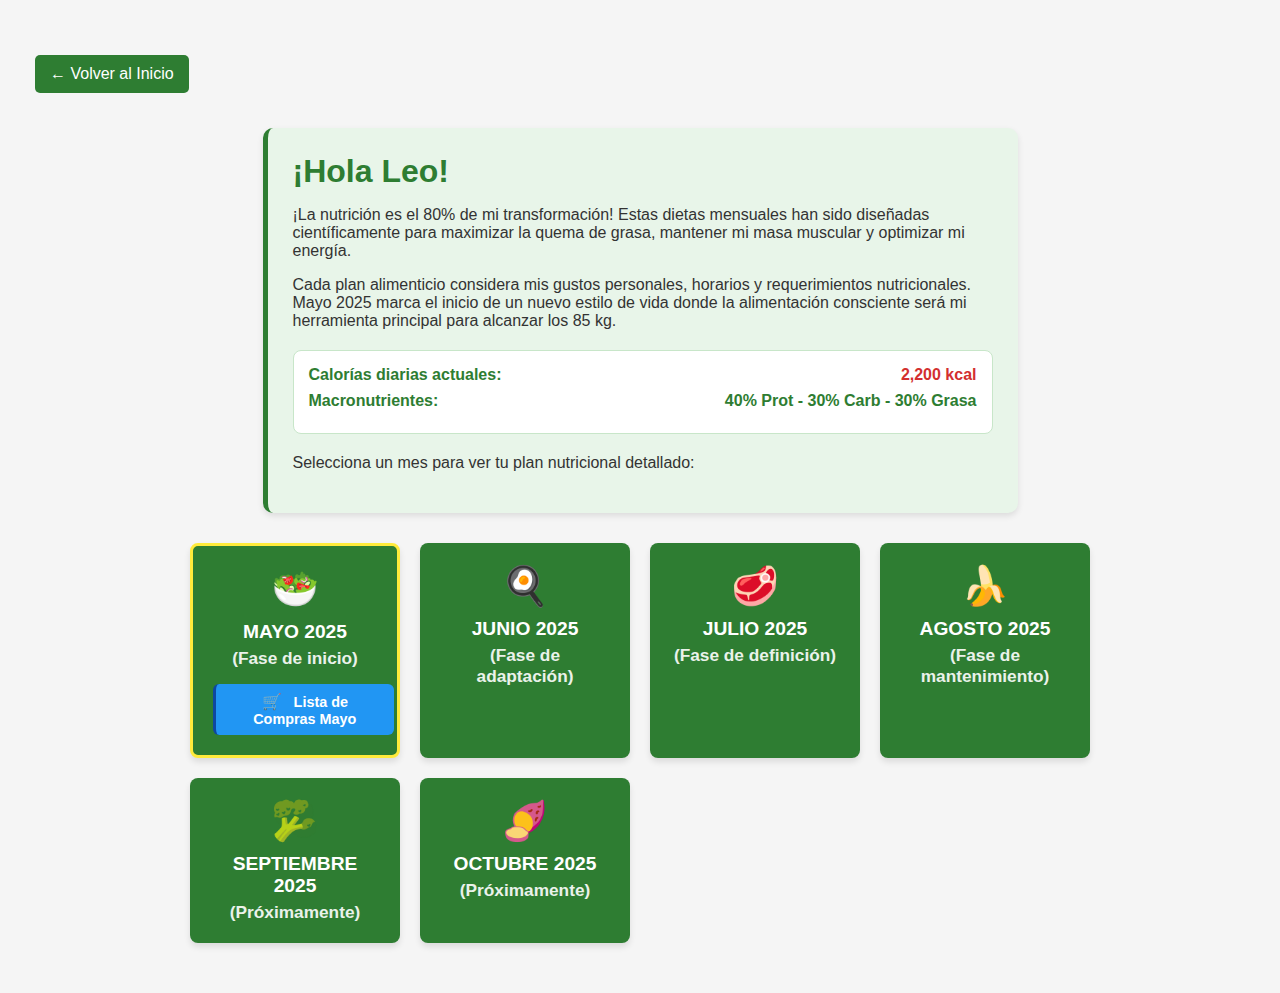
<file: Pages/MisDietas.html>
<!DOCTYPE html>
<html lang="es">
<head>
    <meta charset="UTF-8">
    <meta name="viewport" content="width=device-width, initial-scale=1.0">
    <title>Mis Dietas Mensuales</title>
    
    <style>
        body {
            font-family: 'Segoe UI', Tahoma, Geneva, Verdana, sans-serif;
            background-color: #f5f5f5;
            margin: 0;
            padding: 20px;
            color: #333;
        }
        
        .welcome-container {
            background-color: #e8f5e9;
            border-radius: 10px;
            padding: 25px;
            max-width: 700px;
            margin: 0 auto 30px;
            border-left: 5px solid #2e7d32;
            box-shadow: 0 3px 6px rgba(0,0,0,0.1);
        }
        
        h1 {
            color: #2e7d32;
            margin-top: 0;
            margin-bottom: 10px;
        }
        
        .welcome-message {
            font-size: 1.1em;
            line-height: 1.6;
            margin-bottom: 15px;
        }
        
        .progress-box {
            background-color: white;
            border-radius: 8px;
            padding: 15px;
            margin: 20px 0;
            border: 1px solid #c8e6c9;
        }
        
        .progress-item {
            display: flex;
            justify-content: space-between;
            margin-bottom: 8px;
        }
        
        .progress-label {
            font-weight: bold;
            color: #2e7d32;
        }
        
        .progress-value {
            font-weight: bold;
        }
        
        .current-weight {
            color: #d32f2f;
        }
        
        .target-weight {
            color: #2e7d32;
        }
        
        .months-grid {
            display: grid;
            grid-template-columns: repeat(auto-fill, minmax(200px, 1fr));
            gap: 20px;
            max-width: 900px;
            margin: 30px auto;
        }
        
        .month-card {
            background-color: #2e7d32;
            color: white;
            border-radius: 8px;
            padding: 20px;
            text-align: center;
            transition: all 0.3s ease;
            box-shadow: 0 4px 6px rgba(0,0,0,0.1);
            display: flex;
            flex-direction: column;
        }
        
        .month-card:hover {
            transform: translateY(-5px);
            box-shadow: 0 6px 12px rgba(0,0,0,0.15);
            background-color: #388e3c;
        }
        
        .month-card a.month-link {
            color: white;
            text-decoration: none;
            font-weight: bold;
            font-size: 1.2em;
            flex-grow: 1;
            display: flex;
            flex-direction: column;
        }
        
        .month-title {
            margin-bottom: 5px;
        }
        
        .month-duration {
            font-size: 0.9em;
            opacity: 0.9;
        }
        
        .current-month {
            border: 3px solid #ffeb3b;
        }

        .back-button {
            display: inline-block;
            background-color: #2e7d32;
            color: white;
            padding: 10px 15px;
            border-radius: 5px;
            text-decoration: none;
            margin: 20px 0;
            transition: background-color 0.3s;
        }
        
        .back-button:hover {
            background-color: #388e3c;
        }
        
        .back-to-home {
            text-align: left;
            padding: 15px;
        }
        
        .diet-icon {
            font-size: 2em;
            margin-bottom: 10px;
            display: block;
        }

        /* Estilo para el botón mini dentro de la tarjeta */
        .shopping-list-button-mini {
            display: block;
            margin: 15px auto 0;
            padding: 8px 15px;
            background-color: #2196F3;
            color: white;
            text-decoration: none;
            border-radius: 6px;
            font-size: 0.9em;
            font-weight: bold;
            text-align: center;
            transition: all 0.3s ease;
            border-left: 3px solid #0D47A1;
            width: 90%;
        }

        .shopping-list-button-mini:hover {
            background-color: #1976D2;
            transform: translateY(-2px);
            box-shadow: 0 2px 5px rgba(0,0,0,0.2);
        }

        .shopping-list-button-mini::before {
            content: "🛒";
            margin-right: 8px;
            font-size: 1.1em;
        }
    </style>
</head>
<body>
    <div class="back-to-home">
        <a href="../index.html" class="back-button">← Volver al Inicio</a>
    </div>

    <div class="welcome-container">
        <h1>¡Hola Leo!</h1>
        
        <div class="progress-text">
            <p>¡La nutrición es el 80% de mi transformación! Estas dietas mensuales han sido diseñadas científicamente para maximizar la quema de grasa, mantener mi masa muscular y optimizar mi energía.</p>
            
            <p>Cada plan alimenticio considera mis gustos personales, horarios y requerimientos nutricionales. Mayo 2025 marca el inicio de un nuevo estilo de vida donde la alimentación consciente será mi herramienta principal para alcanzar los 85 kg.</p>
        </div>
        
        <div class="progress-box">
            <div class="progress-item">
                <span class="progress-label">Calorías diarias actuales:</span>
                <span class="progress-value current-weight">2,200 kcal</span>
            </div>
            <div class="progress-item">
                <span class="progress-label">Macronutrientes:</span>
                <span class="progress-value target-weight">40% Prot - 30% Carb - 30% Grasa</span>
            </div>
        </div>
        
        <p>Selecciona un mes para ver tu plan nutricional detallado:</p>
    </div>
    
    <div class="months-grid">
        <!-- Mayo 2025 - Mes actual -->
        <div class="month-card current-month">
            <a href="Pages/DietaMayo.html" class="month-link">
                <span class="diet-icon">🥗</span>
                <div class="month-title">MAYO 2025</div>
                <div class="month-duration">(Fase de inicio)</div>
            </a>
            <a href="/Pages/Pages/ListadeComprasMayo.html" class="shopping-list-button-mini">
                Lista de Compras Mayo
            </a>
        </div>
        
        <!-- Junio 2025 -->
        <div class="month-card">
            <a href="Pages/DietaJunio.html" class="month-link">
                <span class="diet-icon">🍳</span>
                <div class="month-title">JUNIO 2025</div>
                <div class="month-duration">(Fase de adaptación)</div>
            </a>
        </div>
        
        <!-- Julio 2025 -->
        <div class="month-card">
            <a href="Pages/DietaJulio.html" class="month-link">
                <span class="diet-icon">🥩</span>
                <div class="month-title">JULIO 2025</div>
                <div class="month-duration">(Fase de definición)</div>
            </a>
        </div>
        
        <!-- Agosto 2025 -->
        <div class="month-card">
            <a href="Pages/DietaAgosto.html" class="month-link">
                <span class="diet-icon">🍌</span>
                <div class="month-title">AGOSTO 2025</div>
                <div class="month-duration">(Fase de mantenimiento)</div>
            </a>
        </div>
        
        <!-- Septiembre 2025 -->
        <div class="month-card">
            <a href="#" class="month-link">
                <span class="diet-icon">🥦</span>
                <div class="month-title">SEPTIEMBRE 2025</div>
                <div class="month-duration">(Próximamente)</div>
            </a>
        </div>
        
        <!-- Octubre 2025 -->
        <div class="month-card">
            <a href="#" class="month-link">
                <span class="diet-icon">🍠</span>
                <div class="month-title">OCTUBRE 2025</div>
                <div class="month-duration">(Próximamente)</div>
            </a>
        </div>
    </div>
</body>
</html>
</file>
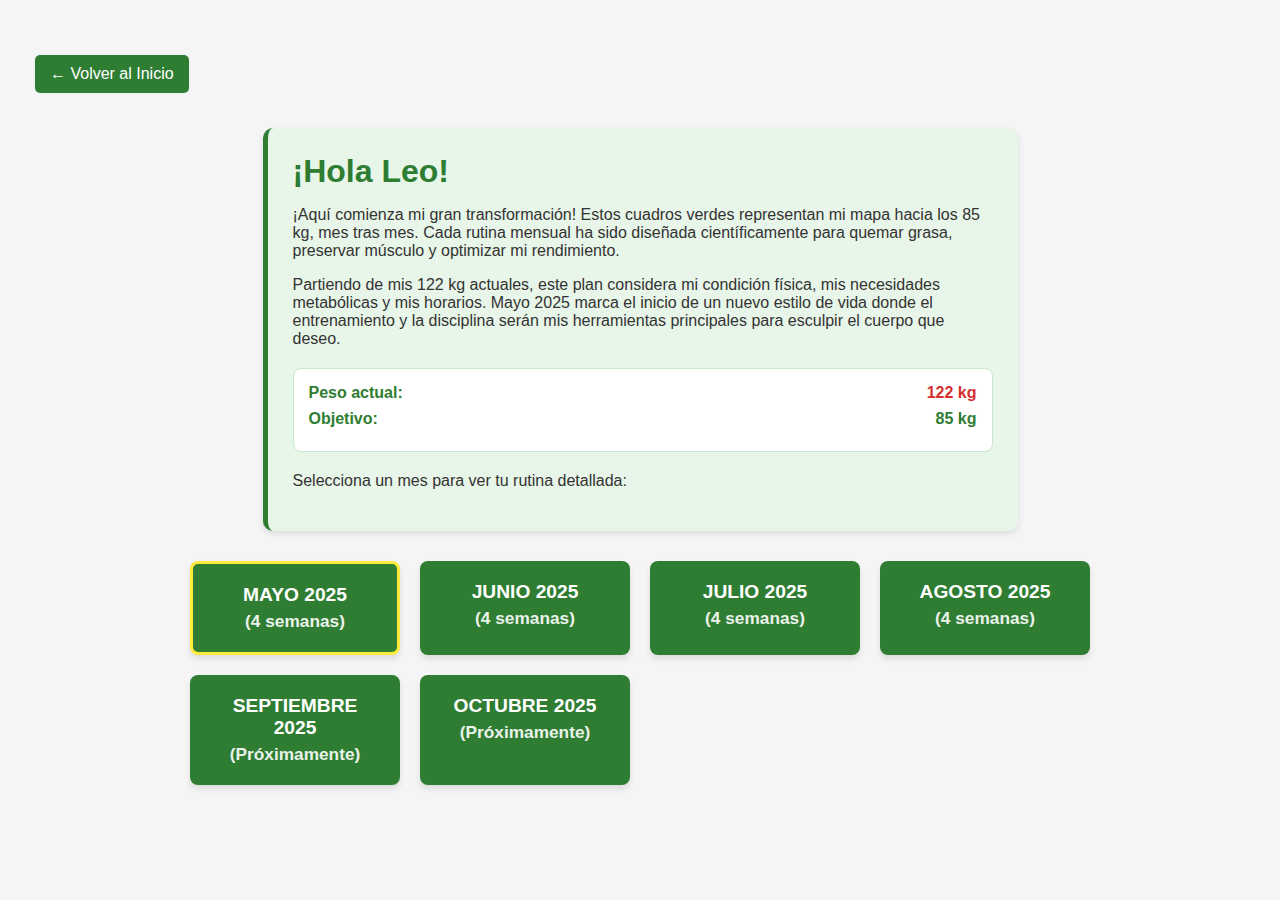
<file: Pages/MisRutinas.html>
<!DOCTYPE html>
<html lang="es">
<head>
    <meta charset="UTF-8">
    <meta name="viewport" content="width=device-width, initial-scale=1.0">
    <title>Mis Rutinas Mensuales</title>
    
    <style>
        body {
            font-family: 'Segoe UI', Tahoma, Geneva, Verdana, sans-serif;
            background-color: #f5f5f5;
            margin: 0;
            padding: 20px;
            color: #333;
        }
        
        .welcome-container {
            background-color: #e8f5e9;
            border-radius: 10px;
            padding: 25px;
            max-width: 700px;
            margin: 0 auto 30px;
            border-left: 5px solid #2e7d32;
            box-shadow: 0 3px 6px rgba(0,0,0,0.1);
        }
        
        h1 {
            color: #2e7d32;
            margin-top: 0;
            margin-bottom: 10px;
        }
        
        .welcome-message {
            font-size: 1.1em;
            line-height: 1.6;
            margin-bottom: 15px;
        }
        
        .progress-box {
            background-color: white;
            border-radius: 8px;
            padding: 15px;
            margin: 20px 0;
            border: 1px solid #c8e6c9;
        }
        
        .progress-item {
            display: flex;
            justify-content: space-between;
            margin-bottom: 8px;
        }
        
        .progress-label {
            font-weight: bold;
            color: #2e7d32;
        }
        
        .progress-value {
            font-weight: bold;
        }
        
        .current-weight {
            color: #d32f2f;
        }
        
        .target-weight {
            color: #2e7d32;
        }
        
        .months-grid {
            display: grid;
            grid-template-columns: repeat(auto-fill, minmax(200px, 1fr));
            gap: 20px;
            max-width: 900px;
            margin: 30px auto;
        }
        
        .month-card {
            background-color: #2e7d32;
            color: white;
            border-radius: 8px;
            padding: 20px;
            text-align: center;
            transition: all 0.3s ease;
            box-shadow: 0 4px 6px rgba(0,0,0,0.1);
        }
        
        .month-card:hover {
            transform: translateY(-5px);
            box-shadow: 0 6px 12px rgba(0,0,0,0.15);
            background-color: #388e3c;
        }
        
        .month-card a {
            color: white;
            text-decoration: none;
            font-weight: bold;
            font-size: 1.2em;
            display: block;
            height: 100%;
        }
        
        .month-title {
            margin-bottom: 5px;
        }
        
        .month-duration {
            font-size: 0.9em;
            opacity: 0.9;
        }
        
        .current-month {
            border: 3px solid #ffeb3b;
        }

        .back-button {
            display: inline-block;
            background-color: #2e7d32;
            color: white;
            padding: 10px 15px;
            border-radius: 5px;
            text-decoration: none;
            margin: 20px 0;
            transition: background-color 0.3s;
        }
        
        .back-button:hover {
            background-color: #388e3c;
        }
        
        .back-to-home {
            text-align: left;
            padding: 15px;
        }
    </style>
</head>
<body>
    <!-- Agrega esto en la parte superior de tu página, debajo del <body> -->
    <div class="back-to-home">
        <a href="../index.html" class="back-button">← Volver al Inicio</a>
    </div>

    <div class="welcome-container">
        <h1>¡Hola Leo!</h1>
        
        <div class="progress-text">
            <p>¡Aquí comienza mi gran transformación! Estos cuadros verdes representan mi mapa hacia los 85 kg, mes tras mes. Cada rutina mensual ha sido diseñada científicamente para quemar grasa, preservar músculo y optimizar mi rendimiento.</p>
            
            <p>Partiendo de mis 122 kg actuales, este plan considera mi condición física, mis necesidades metabólicas y mis horarios. Mayo 2025 marca el inicio de un nuevo estilo de vida donde el entrenamiento y la disciplina serán mis herramientas principales para esculpir el cuerpo que deseo.</p>
        </div>
        
        <div class="progress-box">
            <div class="progress-item">
                <span class="progress-label">Peso actual:</span>
                <span class="progress-value current-weight">122 kg</span>
            </div>
            <div class="progress-item">
                <span class="progress-label">Objetivo:</span>
                <span class="progress-value target-weight">85 kg</span>
            </div>
        </div>
        
        <p>Selecciona un mes para ver tu rutina detallada:</p>
    </div>
    
    <div class="months-grid">
        <!-- Mayo 2025 - Mes actual -->
        <div class="month-card current-month">
            <a href="Pages/RutinaMayo.html">
                <div class="month-title">MAYO 2025</div>
                <div class="month-duration">(4 semanas)</div>
            </a>
        </div>
        
        <!-- Junio 2025 -->
        <div class="month-card">
            <a href="Pages/RutinaJunio.html">
                <div class="month-title">JUNIO 2025</div>
                <div class="month-duration">(4 semanas)</div>
            </a>
        </div>
        
        <!-- Julio 2025 -->
        <div class="month-card">
            <a href="Pages/RutinaJulio.html">
                <div class="month-title">JULIO 2025</div>
                <div class="month-duration">(4 semanas)</div>
            </a>
        </div>
        
        <!-- Agosto 2025 -->
        <div class="month-card">
            <a href="Pages/RutinaAgosto.html">
                <div class="month-title">AGOSTO 2025</div>
                <div class="month-duration">(4 semanas)</div>
            </a>
        </div>
        
        <!-- Septiembre 2025 -->
        <div class="month-card">
            <a href="#">
                <div class="month-title">SEPTIEMBRE 2025</div>
                <div class="month-duration">(Próximamente)</div>
            </a>
        </div>
        
        <!-- Octubre 2025 -->
        <div class="month-card">
            <a href="#">
                <div class="month-title">OCTUBRE 2025</div>
                <div class="month-duration">(Próximamente)</div>
            </a>
        </div>
    </div>
</body>
</html>
</file>
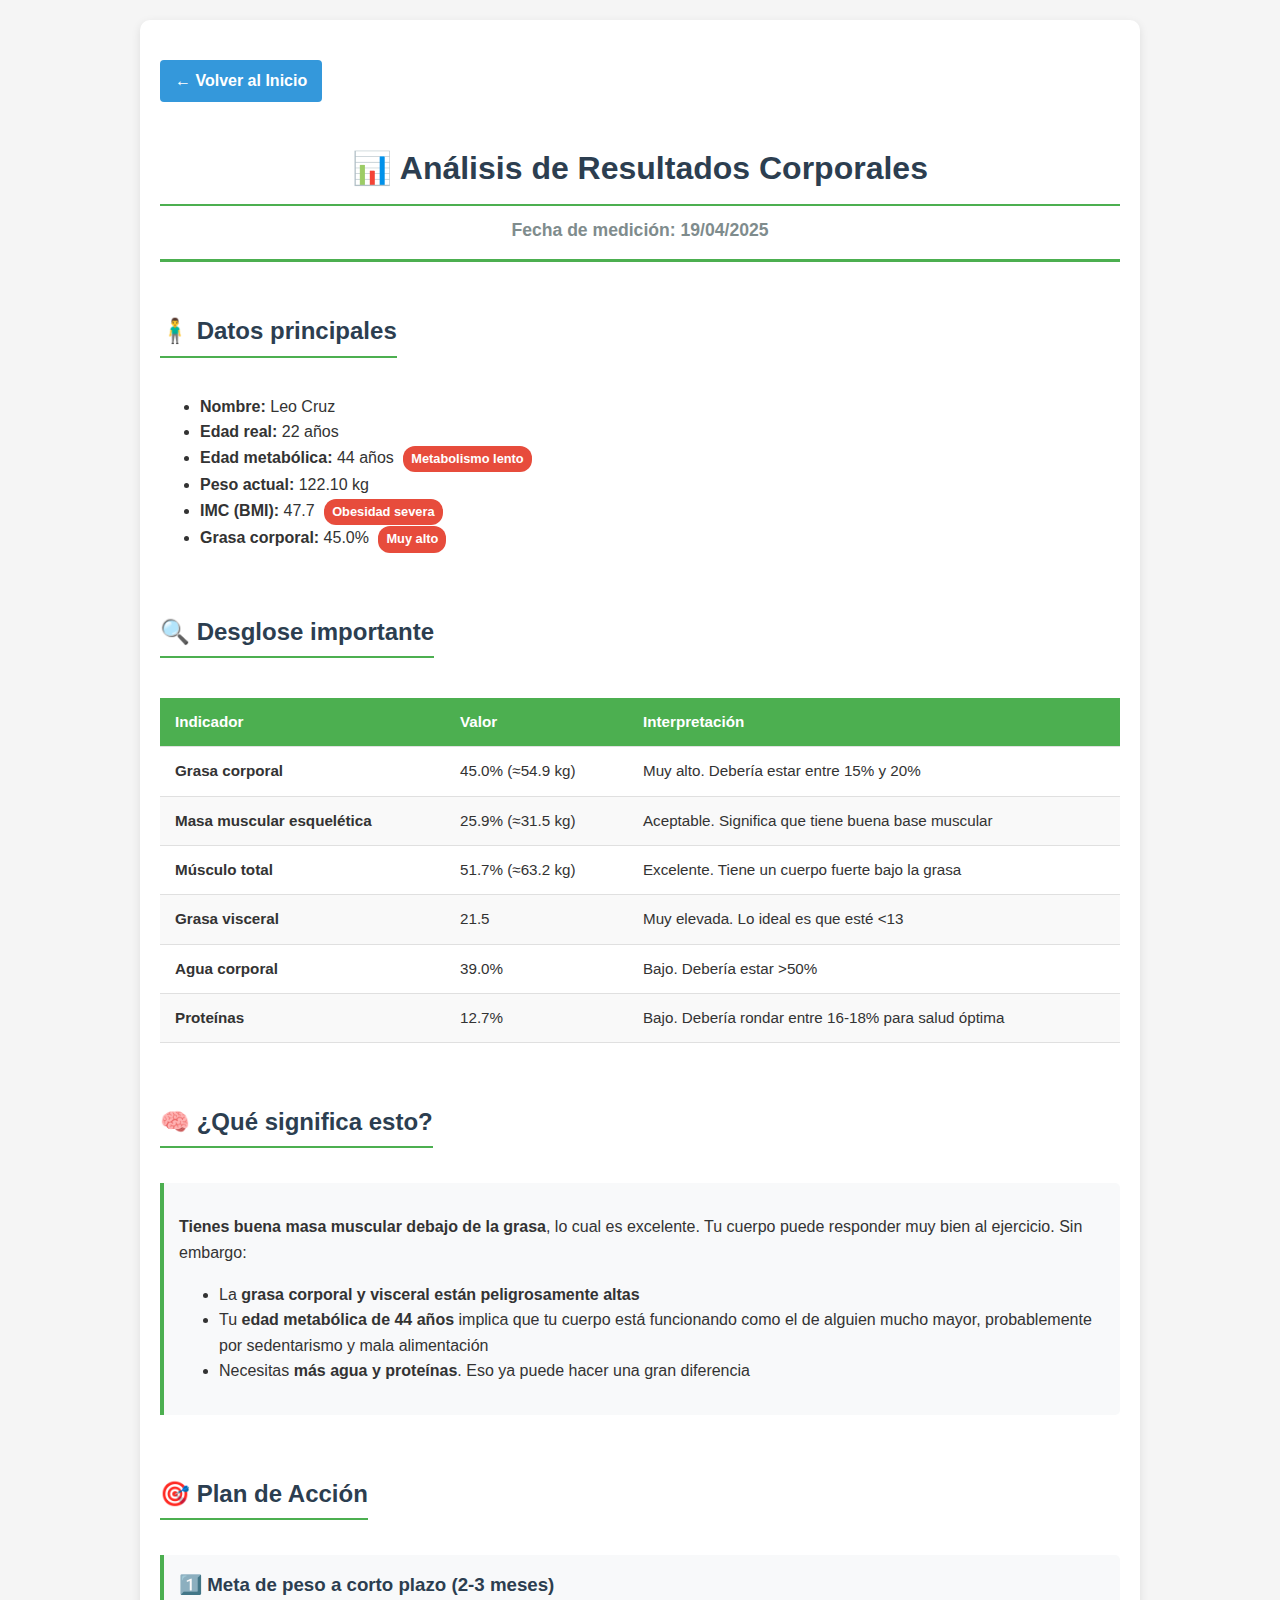
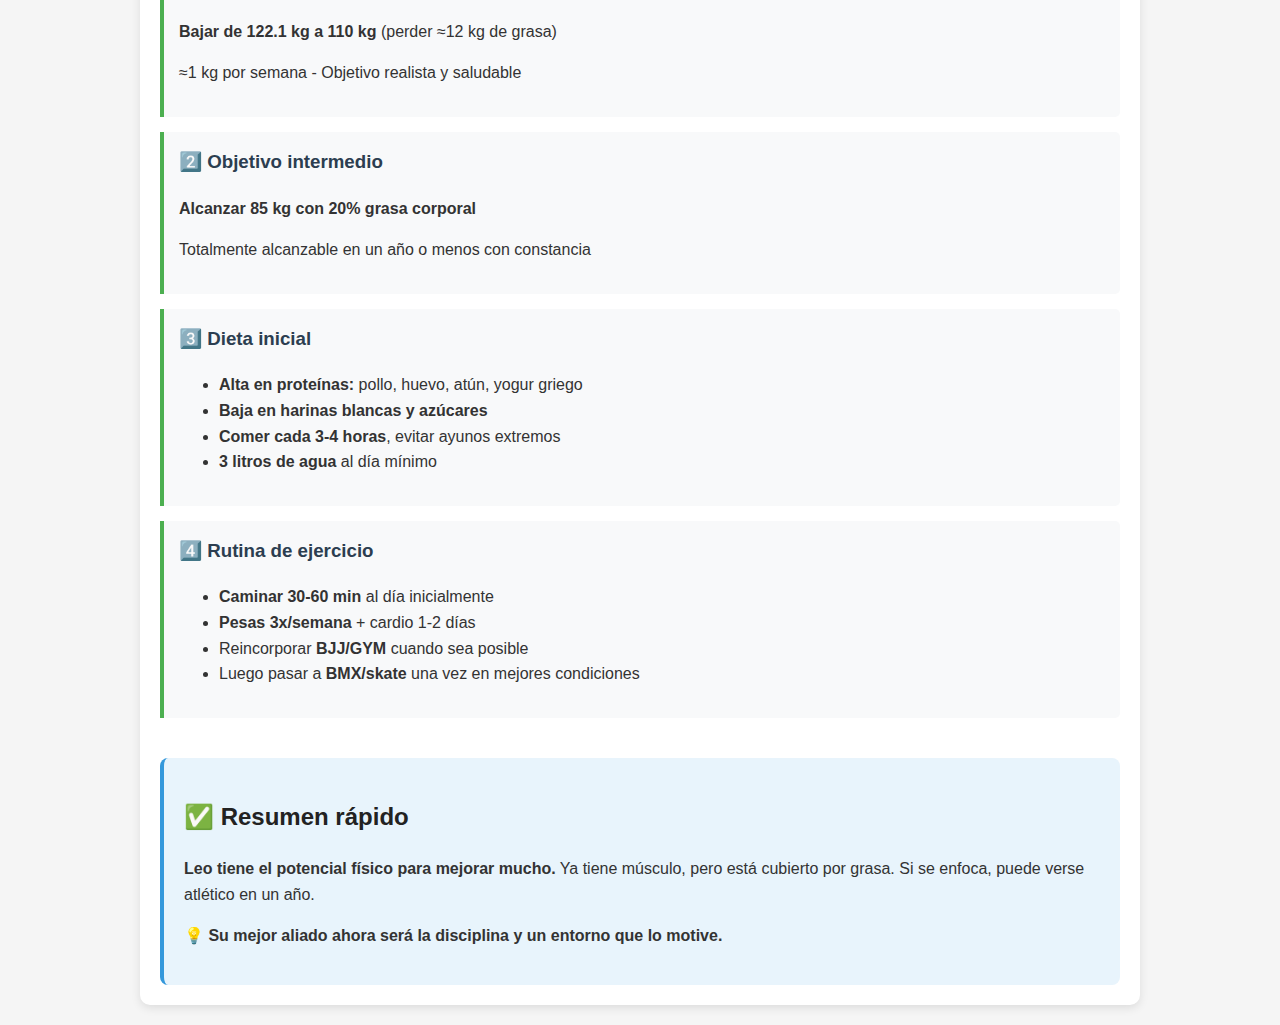
<file: Pages/PesajeActuayAnalisis.html>
<!DOCTYPE html>
<html lang="es">
<head>
    <meta charset="UTF-8">
    <meta name="viewport" content="width=device-width, initial-scale=1.0">
    <title>Análisis de Pesaje Actual | Leo Cruz</title>
    <link rel="stylesheet" href="../style.css">
    <link rel="icon" href="pictures/Logo.png" type="image/png">
    <style>
        /* Estilos específicos para esta página */
        .analysis-page {
            max-width: 1000px;
            margin: 0 auto;
            padding: 20px;
            background: white;
            border-radius: 10px;
            box-shadow: 0 3px 10px rgba(0,0,0,0.1);
        }
        
        .page-header {
            text-align: center;
            margin-bottom: 30px;
            border-bottom: 3px solid #4CAF50;
            padding-bottom: 15px;
        }
        
        .page-header h1 {
            color: #2c3e50;
            margin-bottom: 10px;
        }
        
        .measurement-date {
            font-size: 1.1em;
            color: #7f8c8d;
            font-weight: bold;
        }
        
        .back-button {
            display: inline-block;
            margin-bottom: 20px;
            background-color: #3498db;
            color: white;
            padding: 8px 15px;
            border-radius: 4px;
            text-decoration: none;
            font-weight: bold;
        }
        
        .back-button:hover {
            background-color: #2980b9;
        }
        
        /* Secciones de análisis */
        .analysis-section {
            margin-bottom: 40px;
        }
        
        .analysis-section h2 {
            color: #2c3e50;
            border-bottom: 2px solid #4CAF50;
            padding-bottom: 5px;
            display: inline-block;
        }
        
        /* Tabla de desglose */
        .metrics-table {
            width: 100%;
            border-collapse: collapse;
            margin: 20px 0;
            font-size: 0.95em;
        }
        
        .metrics-table th, 
        .metrics-table td {
            padding: 12px 15px;
            text-align: left;
            border-bottom: 1px solid #e0e0e0;
        }
        
        .metrics-table th {
            background-color: #4CAF50;
            color: white;
            font-weight: bold;
        }
        
        .metrics-table tr:nth-child(even) {
            background-color: #f9f9f9;
        }
        
        .metrics-table tr:hover {
            background-color: #f1f1f1;
        }
        
        /* Tarjetas de recomendaciones */
        .recommendation-card {
            background-color: #f8f9fa;
            border-left: 4px solid #4CAF50;
            padding: 15px;
            margin: 15px 0;
            border-radius: 0 5px 5px 0;
        }
        
        .recommendation-card h3 {
            margin-top: 0;
            color: #2c3e50;
        }
        
        .summary-card {
            background-color: #e8f4fc;
            border-radius: 8px;
            padding: 20px;
            margin-top: 30px;
            border-left: 4px solid #3498db;
        }
        
        .badge {
            display: inline-block;
            padding: 3px 8px;
            border-radius: 12px;
            font-size: 0.8em;
            font-weight: bold;
            margin-left: 5px;
        }
        
        .badge-danger {
            background-color: #e74c3c;
            color: white;
        }
        
        .badge-warning {
            background-color: #f39c12;
            color: white;
        }
        
        .badge-good {
            background-color: #2ecc71;
            color: white;
        }
    </style>
</head>
<body>
    <div class="analysis-page">
        <a href="../index.html" class="back-button">← Volver al Inicio</a>
        
        <div class="page-header">
            <h1>📊 Análisis de Resultados Corporales</h1>
            <div class="measurement-date">Fecha de medición: 19/04/2025</div>
        </div>
        
        <!-- Datos principales -->
        <div class="analysis-section">
            <h2>🧍‍♂️ Datos principales</h2>
            <ul>
                <li><strong>Nombre:</strong> Leo Cruz</li>
                <li><strong>Edad real:</strong> 22 años</li>
                <li><strong>Edad metabólica:</strong> 44 años <span class="badge badge-danger">Metabolismo lento</span></li>
                <li><strong>Peso actual:</strong> 122.10 kg</li>
                <li><strong>IMC (BMI):</strong> 47.7 <span class="badge badge-danger">Obesidad severa</span></li>
                <li><strong>Grasa corporal:</strong> 45.0% <span class="badge badge-danger">Muy alto</span></li>
            </ul>
        </div>
        
        <!-- Desglose detallado -->
        <div class="analysis-section">
            <h2>🔍 Desglose importante</h2>
            <table class="metrics-table">
                <thead>
                    <tr>
                        <th>Indicador</th>
                        <th>Valor</th>
                        <th>Interpretación</th>
                    </tr>
                </thead>
                <tbody>
                    <tr>
                        <td><strong>Grasa corporal</strong></td>
                        <td>45.0% (≈54.9 kg)</td>
                        <td>Muy alto. Debería estar entre 15% y 20%</td>
                    </tr>
                    <tr>
                        <td><strong>Masa muscular esquelética</strong></td>
                        <td>25.9% (≈31.5 kg)</td>
                        <td>Aceptable. Significa que tiene buena base muscular</td>
                    </tr>
                    <tr>
                        <td><strong>Músculo total</strong></td>
                        <td>51.7% (≈63.2 kg)</td>
                        <td>Excelente. Tiene un cuerpo fuerte bajo la grasa</td>
                    </tr>
                    <tr>
                        <td><strong>Grasa visceral</strong></td>
                        <td>21.5</td>
                        <td>Muy elevada. Lo ideal es que esté &lt;13</td>
                    </tr>
                    <tr>
                        <td><strong>Agua corporal</strong></td>
                        <td>39.0%</td>
                        <td>Bajo. Debería estar &gt;50%</td>
                    </tr>
                    <tr>
                        <td><strong>Proteínas</strong></td>
                        <td>12.7%</td>
                        <td>Bajo. Debería rondar entre 16-18% para salud óptima</td>
                    </tr>
                </tbody>
            </table>
        </div>
        
        <!-- Interpretación -->
        <div class="analysis-section">
            <h2>🧠 ¿Qué significa esto?</h2>
            <div class="recommendation-card">
                <p><strong>Tienes buena masa muscular debajo de la grasa</strong>, lo cual es excelente. Tu cuerpo puede responder muy bien al ejercicio. Sin embargo:</p>
                <ul>
                    <li>La <strong>grasa corporal y visceral están peligrosamente altas</strong></li>
                    <li>Tu <strong>edad metabólica de 44 años</strong> implica que tu cuerpo está funcionando como el de alguien mucho mayor, probablemente por sedentarismo y mala alimentación</li>
                    <li>Necesitas <strong>más agua y proteínas</strong>. Eso ya puede hacer una gran diferencia</li>
                </ul>
            </div>
        </div>
        
        <!-- Recomendaciones -->
        <div class="analysis-section">
            <h2>🎯 Plan de Acción</h2>
            
            <div class="recommendation-card">
                <h3>1️⃣ Meta de peso a corto plazo (2-3 meses)</h3>
                <p><strong>Bajar de 122.1 kg a 110 kg</strong> (perder ≈12 kg de grasa)</p>
                <p>≈1 kg por semana - Objetivo realista y saludable</p>
            </div>
            
            <div class="recommendation-card">
                <h3>2️⃣ Objetivo intermedio</h3>
                <p><strong>Alcanzar 85 kg con 20% grasa corporal</strong></p>
                <p>Totalmente alcanzable en un año o menos con constancia</p>
            </div>
            
            <div class="recommendation-card">
                <h3>3️⃣ Dieta inicial</h3>
                <ul>
                    <li><strong>Alta en proteínas:</strong> pollo, huevo, atún, yogur griego</li>
                    <li><strong>Baja en harinas blancas y azúcares</strong></li>
                    <li><strong>Comer cada 3-4 horas</strong>, evitar ayunos extremos</li>
                    <li><strong>3 litros de agua</strong> al día mínimo</li>
                </ul>
            </div>
            
            <div class="recommendation-card">
                <h3>4️⃣ Rutina de ejercicio</h3>
                <ul>
                    <li><strong>Caminar 30-60 min</strong> al día inicialmente</li>
                    <li><strong>Pesas 3x/semana</strong> + cardio 1-2 días</li>
                    <li>Reincorporar <strong>BJJ/GYM</strong> cuando sea posible</li>
                    <li>Luego pasar a <strong>BMX/skate</strong> una vez en mejores condiciones</li>
                </ul>
            </div>
        </div>
        
        <!-- Resumen -->
        <div class="summary-card">
            <h2>✅ Resumen rápido</h2>
            <p><strong>Leo tiene el potencial físico para mejorar mucho.</strong> Ya tiene músculo, pero está cubierto por grasa. Si se enfoca, puede verse atlético en un año.</p>
            <p><strong>💡 Su mejor aliado ahora será la disciplina y un entorno que lo motive.</strong></p>
        </div>
    </div>
</body>
</html>
</file>
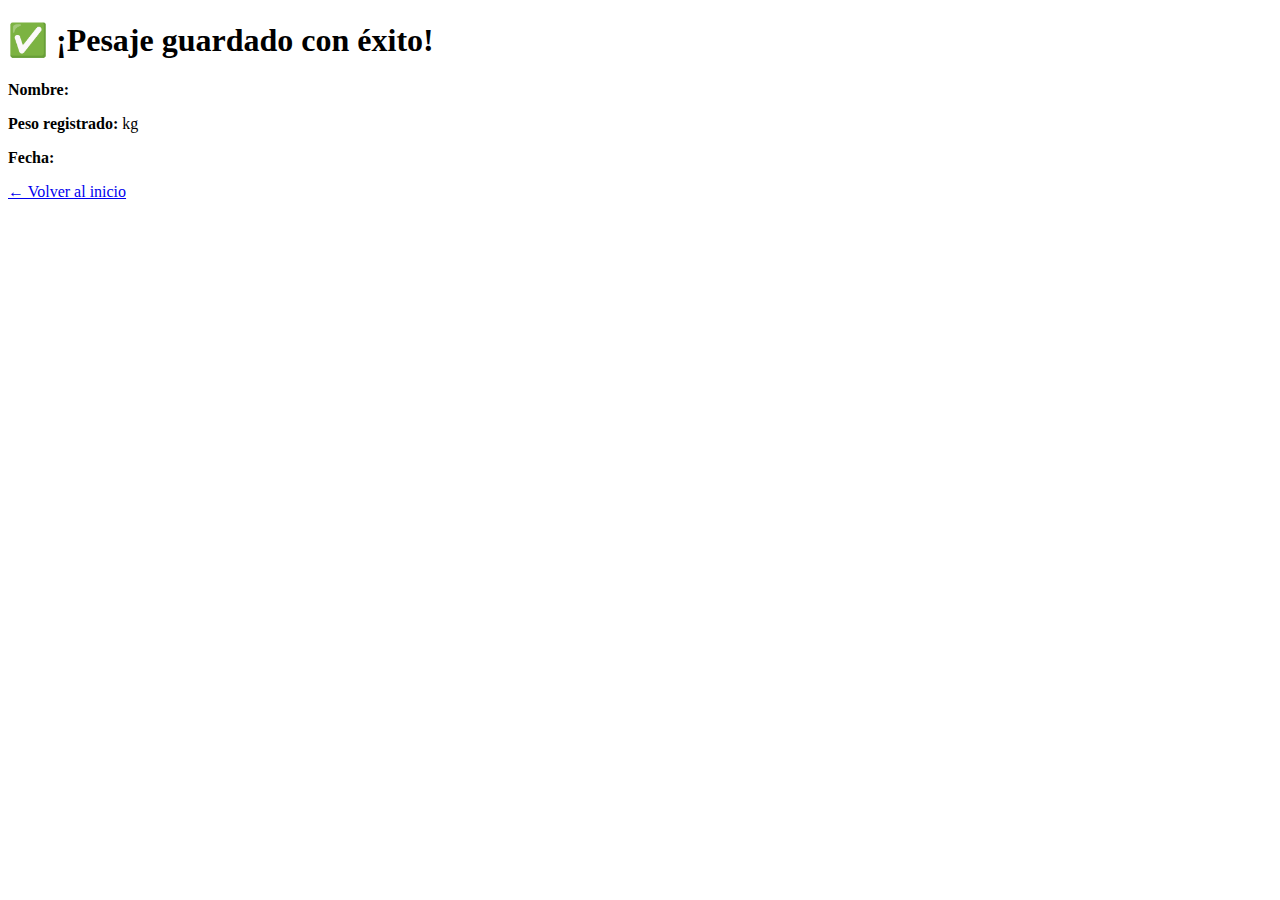
<file: Pages/NuevosPesajes/NuveosPesajesGuardado.html>
<!DOCTYPE html>
<html lang="es">
<head>
  <meta charset="UTF-8" />
  <title>Pesaje Guardado</title>
</head>
<body>
  <h1>✅ ¡Pesaje guardado con éxito!</h1>
  <p><strong>Nombre:</strong> <span id="nombre"></span></p>
  <p><strong>Peso registrado:</strong> <span id="peso"></span> kg</p>
  <p><strong>Fecha:</strong> <span id="fecha"></span></p>
  <a href="/index.html">← Volver al inicio</a>

  <script>
    document.getElementById("nombre").textContent = localStorage.getItem("nuevoPesajeNombre");
    document.getElementById("peso").textContent = localStorage.getItem("nuevoPesajePeso");
    document.getElementById("fecha").textContent = localStorage.getItem("nuevoPesajeFecha");
  </script>
</body>
</html>
</file>
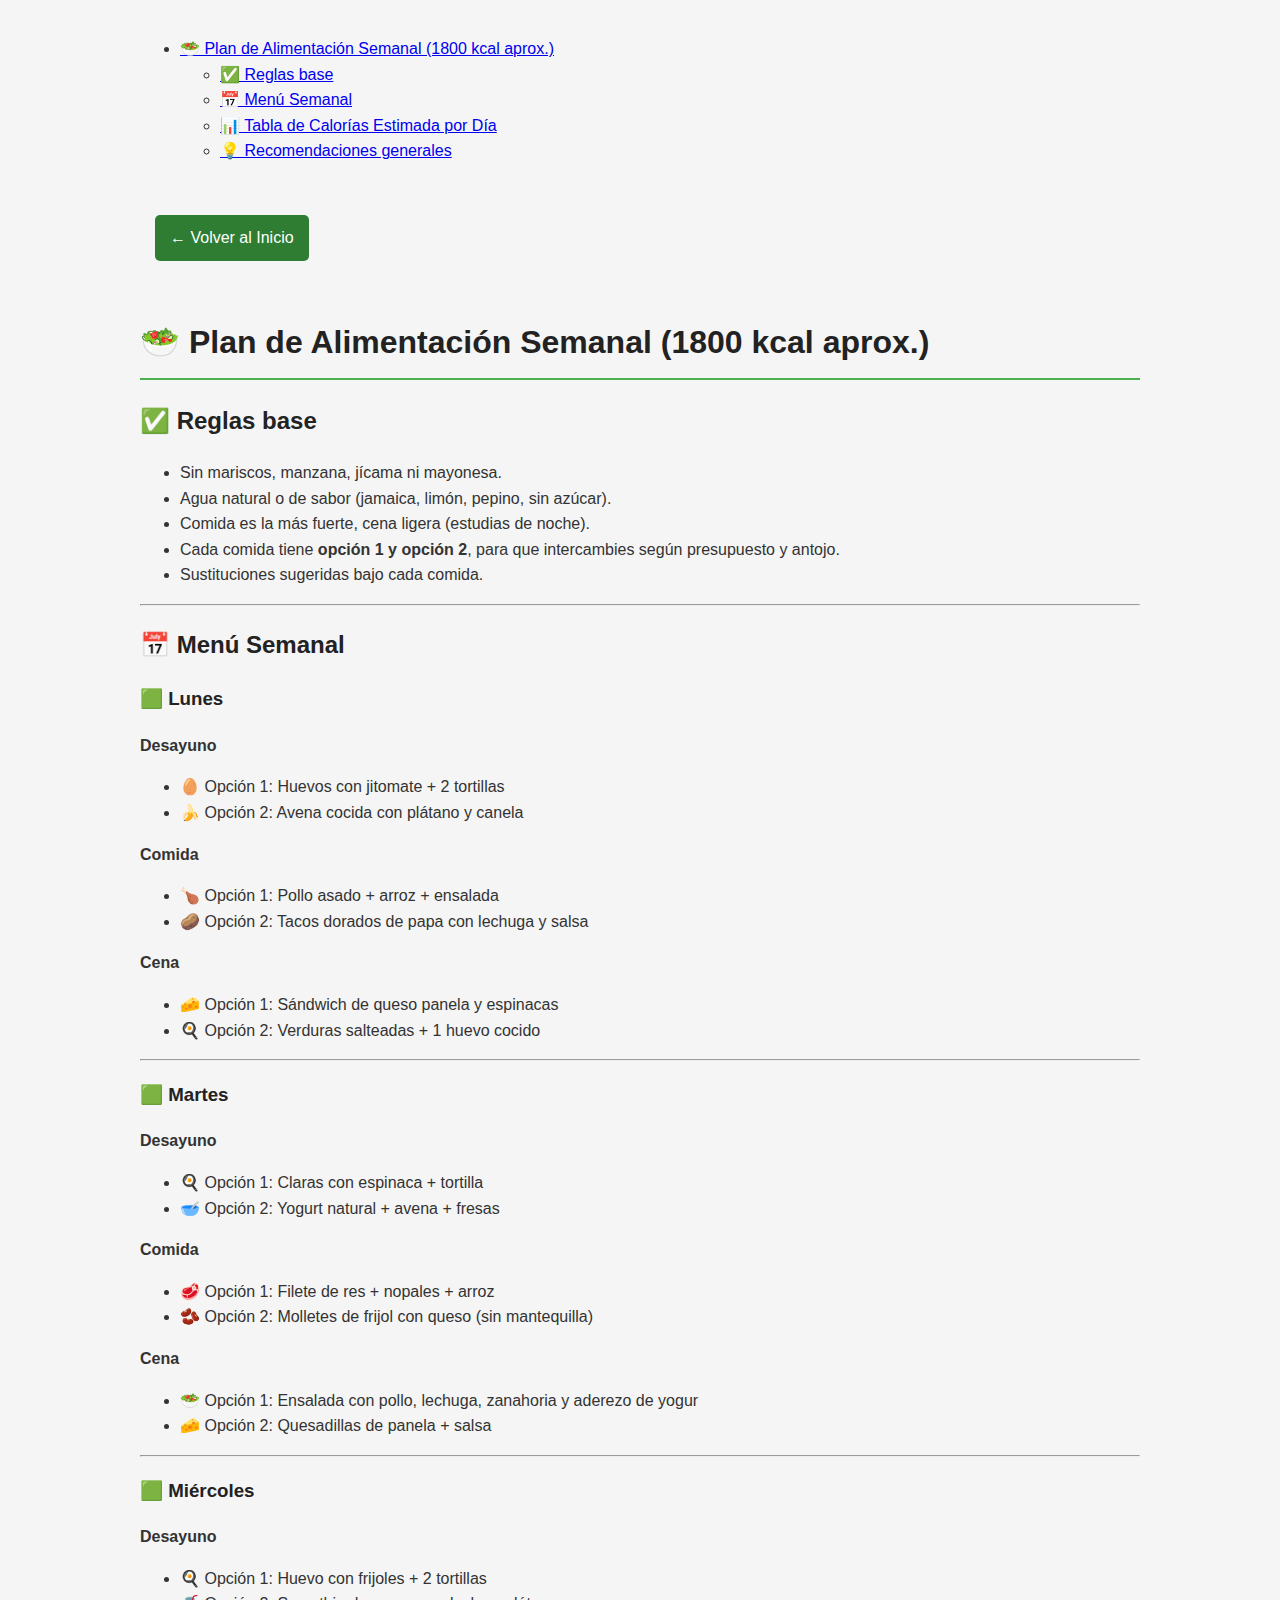
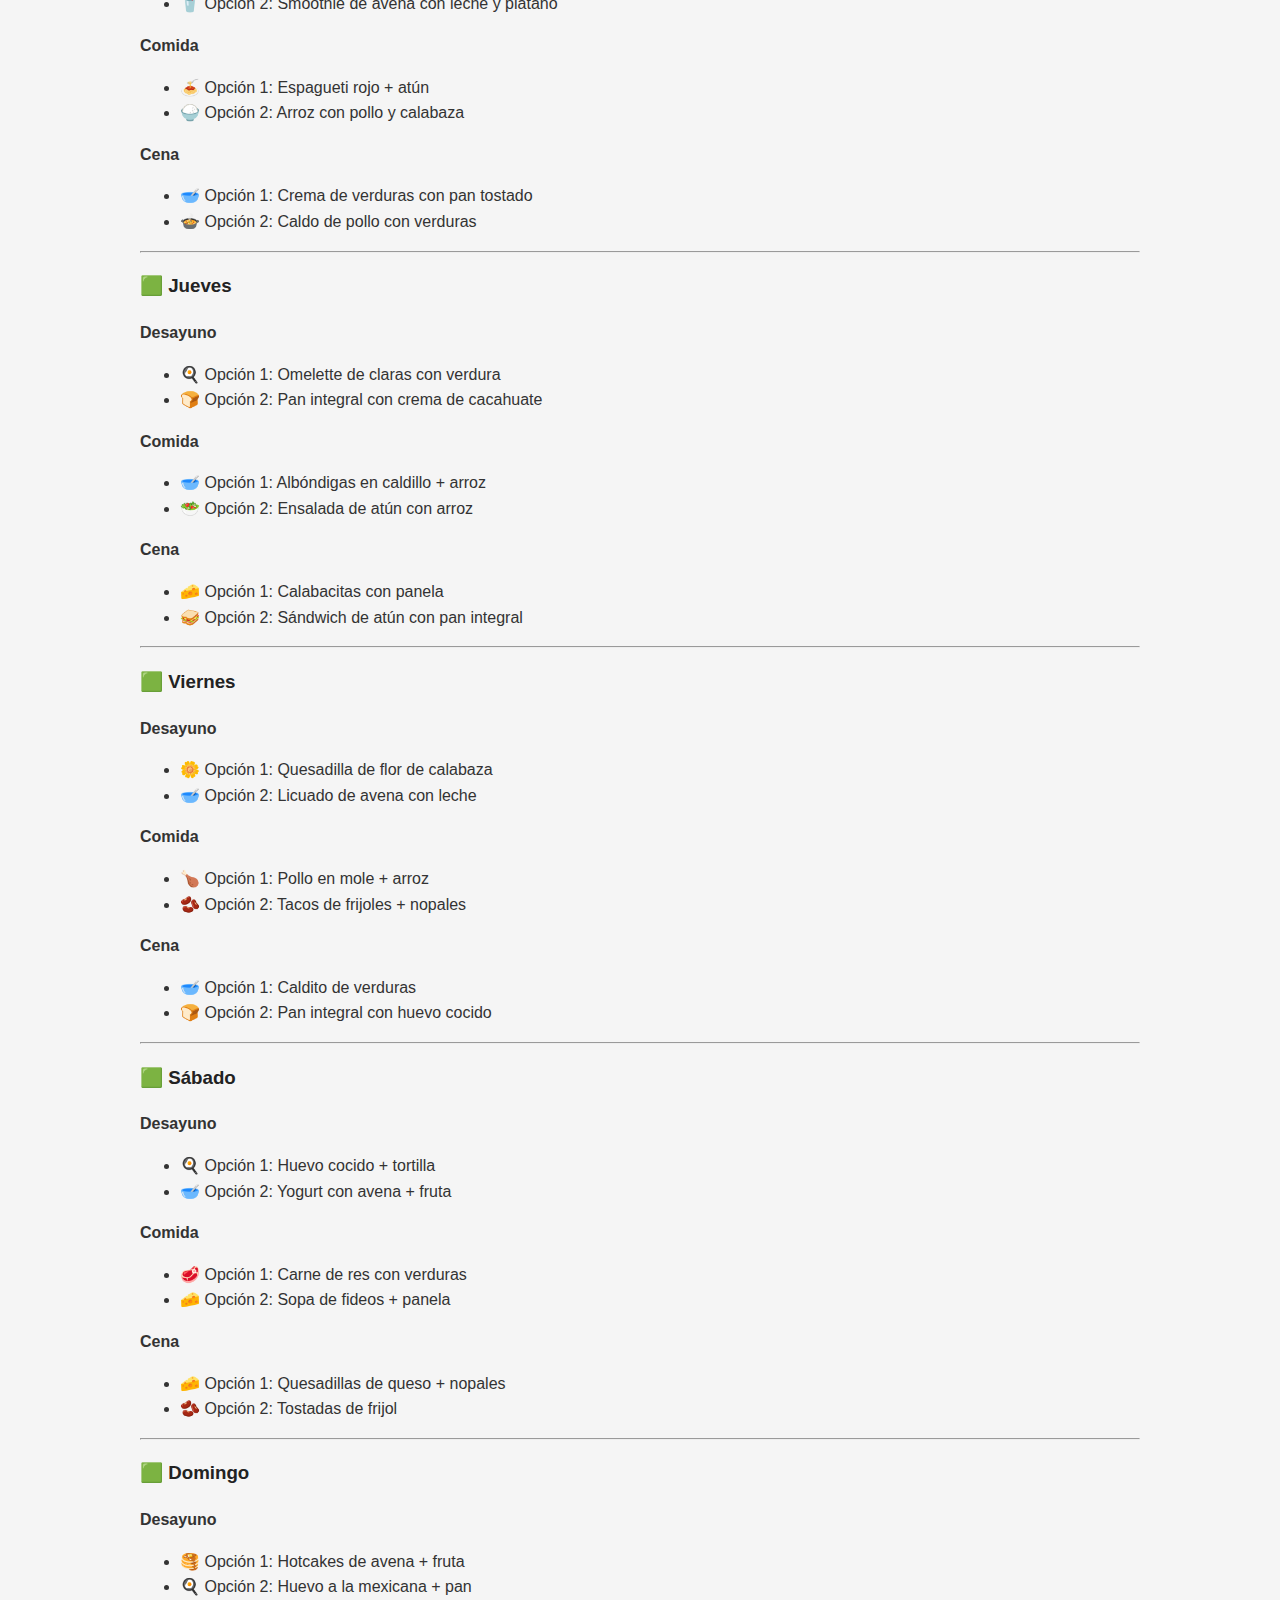
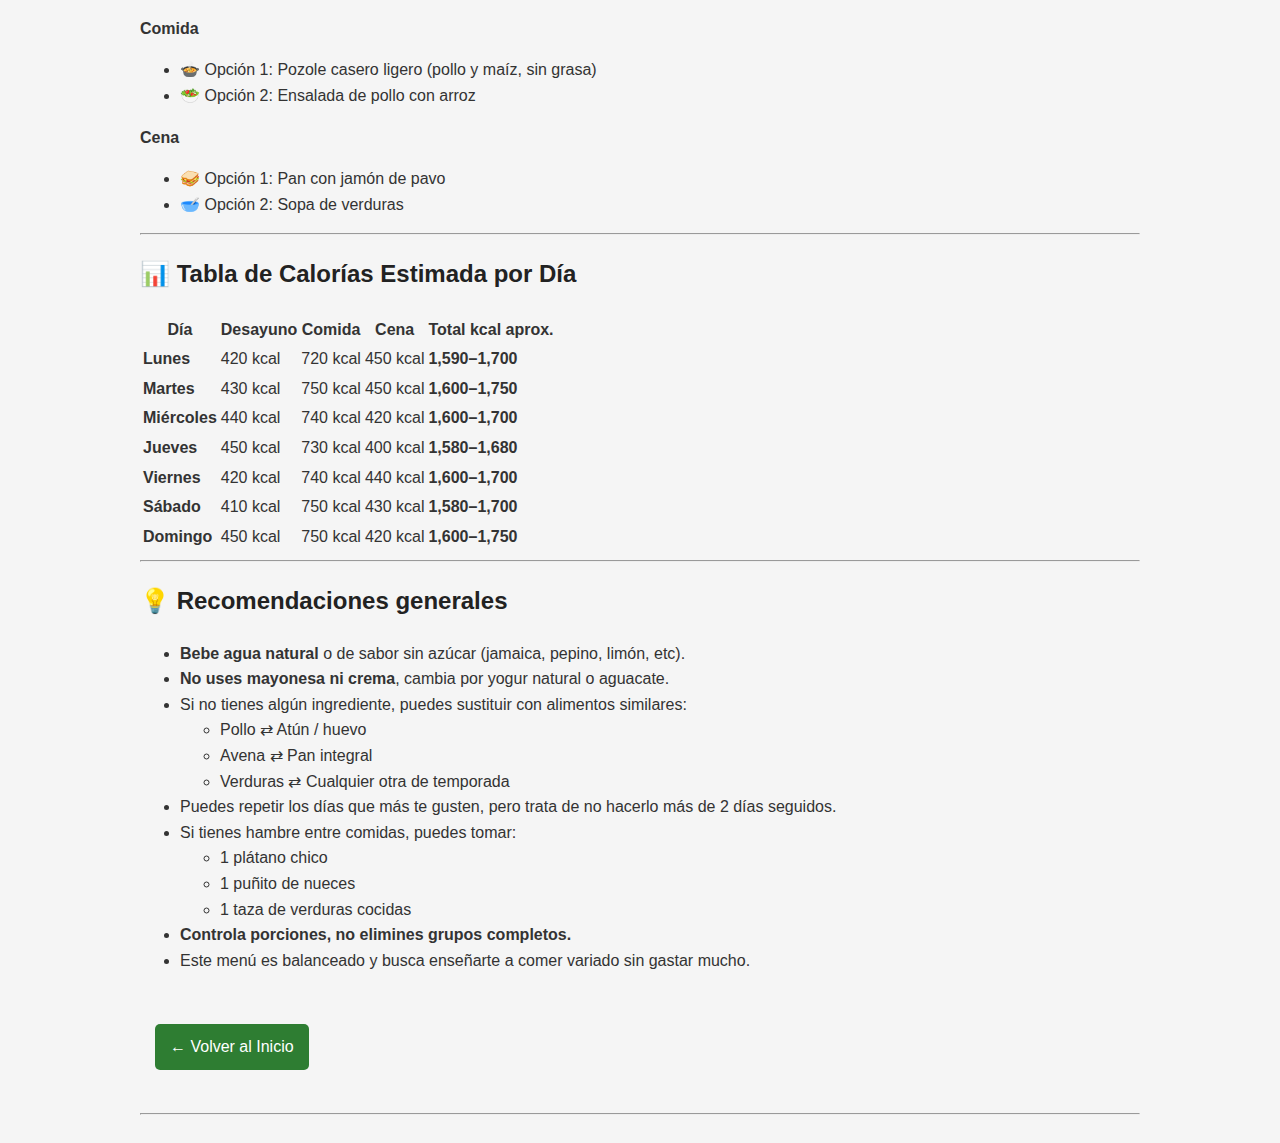
<file: Pages/Pages/DietaMayo.html>
<!DOCTYPE html>
<html>

<head>
  <meta charset="utf-8">
  <meta name="viewport" content="width=device-width, initial-scale=1.0">
  <title>Dieta Mes de Mayo</title>
  <link rel="stylesheet" href="https://stackedit.io/style.css" />
  <link rel="stylesheet" href="/style.css" />
</head>

<body class="stackedit">
  <div class="stackedit__left">
    <div class="stackedit__toc">
      
<ul>
<li><a href="#🥗-plan-de-alimentación-semanal-1800-kcal-aprox.">🥗 Plan de Alimentación Semanal (1800 kcal aprox.)</a>
<ul>
<li><a href="#✅-reglas-base">✅ Reglas base</a></li>
<li><a href="#📅-menú-semanal">📅 Menú Semanal</a></li>
<li><a href="#📊-tabla-de-calorías-estimada-por-día">📊 Tabla de Calorías Estimada por Día</a></li>
<li><a href="#💡-recomendaciones-generales">💡 Recomendaciones generales</a></li>
</ul>
</li>
</ul>

    </div>
  </div>
  <div class="stackedit__right">
    <div class="back-to-home">
      <a href="../MisDietas.html" class="back-button">← Volver al Inicio</a>
    </div>
    <div class="stackedit__html">
      <h1 id="🥗-plan-de-alimentación-semanal-1800-kcal-aprox.">🥗 Plan de Alimentación Semanal (1800 kcal aprox.)</h1>
      <h2 id="✅-reglas-base">✅ Reglas base</h2>
      <ul>
      <li>Sin mariscos, manzana, jícama ni mayonesa.</li>
      <li>Agua natural o de sabor (jamaica, limón, pepino, sin azúcar).</li>
      <li>Comida es la más fuerte, cena ligera (estudias de noche).</li>
      <li>Cada comida tiene <strong>opción 1 y opción 2</strong>, para que intercambies según presupuesto y antojo.</li>
      <li>Sustituciones sugeridas bajo cada comida.</li>
      </ul>
      <hr>
      <h2 id="📅-menú-semanal">📅 Menú Semanal</h2>
      <h3 id="🟩-lunes">🟩 Lunes</h3>
      <p><strong>Desayuno</strong></p>
      <ul>
      <li>🥚 Opción 1: Huevos con jitomate + 2 tortillas</li>
      <li>🍌 Opción 2: Avena cocida con plátano y canela</li>
      </ul>
      <p><strong>Comida</strong></p>
      <ul>
      <li>🍗 Opción 1: Pollo asado + arroz + ensalada</li>
      <li>🥔 Opción 2: Tacos dorados de papa con lechuga y salsa</li>
      </ul>
      <p><strong>Cena</strong></p>
      <ul>
      <li>🧀 Opción 1: Sándwich de queso panela y espinacas</li>
      <li>🍳 Opción 2: Verduras salteadas + 1 huevo cocido</li>
      </ul>
      <hr>
      <h3 id="🟩-martes">🟩 Martes</h3>
      <p><strong>Desayuno</strong></p>
      <ul>
      <li>🍳 Opción 1: Claras con espinaca + tortilla</li>
      <li>🥣 Opción 2: Yogurt natural + avena + fresas</li>
      </ul>
      <p><strong>Comida</strong></p>
      <ul>
      <li>🥩 Opción 1: Filete de res + nopales + arroz</li>
      <li>🫘 Opción 2: Molletes de frijol con queso (sin mantequilla)</li>
      </ul>
      <p><strong>Cena</strong></p>
      <ul>
      <li>🥗 Opción 1: Ensalada con pollo, lechuga, zanahoria y aderezo de yogur</li>
      <li>🧀 Opción 2: Quesadillas de panela + salsa</li>
      </ul>
      <hr>
      <h3 id="🟩-miércoles">🟩 Miércoles</h3>
      <p><strong>Desayuno</strong></p>
      <ul>
      <li>🍳 Opción 1: Huevo con frijoles + 2 tortillas</li>
      <li>🥤 Opción 2: Smoothie de avena con leche y plátano</li>
      </ul>
      <p><strong>Comida</strong></p>
      <ul>
      <li>🍝 Opción 1: Espagueti rojo + atún</li>
      <li>🍚 Opción 2: Arroz con pollo y calabaza</li>
      </ul>
      <p><strong>Cena</strong></p>
      <ul>
      <li>🥣 Opción 1: Crema de verduras con pan tostado</li>
      <li>🍲 Opción 2: Caldo de pollo con verduras</li>
      </ul>
      <hr>
      <h3 id="🟩-jueves">🟩 Jueves</h3>
      <p><strong>Desayuno</strong></p>
      <ul>
      <li>🍳 Opción 1: Omelette de claras con verdura</li>
      <li>🍞 Opción 2: Pan integral con crema de cacahuate</li>
      </ul>
      <p><strong>Comida</strong></p>
      <ul>
      <li>🥣 Opción 1: Albóndigas en caldillo + arroz</li>
      <li>🥗 Opción 2: Ensalada de atún con arroz</li>
      </ul>
      <p><strong>Cena</strong></p>
      <ul>
      <li>🧀 Opción 1: Calabacitas con panela</li>
      <li>🥪 Opción 2: Sándwich de atún con pan integral</li>
      </ul>
      <hr>
      <h3 id="🟩-viernes">🟩 Viernes</h3>
      <p><strong>Desayuno</strong></p>
      <ul>
      <li>🌼 Opción 1: Quesadilla de flor de calabaza</li>
      <li>🥣 Opción 2: Licuado de avena con leche</li>
      </ul>
      <p><strong>Comida</strong></p>
      <ul>
      <li>🍗 Opción 1: Pollo en mole + arroz</li>
      <li>🫘 Opción 2: Tacos de frijoles + nopales</li>
      </ul>
      <p><strong>Cena</strong></p>
      <ul>
      <li>🥣 Opción 1: Caldito de verduras</li>
      <li>🍞 Opción 2: Pan integral con huevo cocido</li>
      </ul>
      <hr>
      <h3 id="🟩-sábado">🟩 Sábado</h3>
      <p><strong>Desayuno</strong></p>
      <ul>
      <li>🍳 Opción 1: Huevo cocido + tortilla</li>
      <li>🥣 Opción 2: Yogurt con avena + fruta</li>
      </ul>
      <p><strong>Comida</strong></p>
      <ul>
      <li>🥩 Opción 1: Carne de res con verduras</li>
      <li>🧀 Opción 2: Sopa de fideos + panela</li>
      </ul>
      <p><strong>Cena</strong></p>
      <ul>
      <li>🧀 Opción 1: Quesadillas de queso + nopales</li>
      <li>🫘 Opción 2: Tostadas de frijol</li>
      </ul>
      <hr>
      <h3 id="🟩-domingo">🟩 Domingo</h3>
      <p><strong>Desayuno</strong></p>
      <ul>
      <li>🥞 Opción 1: Hotcakes de avena + fruta</li>
      <li>🍳 Opción 2: Huevo a la mexicana + pan</li>
      </ul>
      <p><strong>Comida</strong></p>
      <ul>
      <li>🍲 Opción 1: Pozole casero ligero (pollo y maíz, sin grasa)</li>
      <li>🥗 Opción 2: Ensalada de pollo con arroz</li>
      </ul>
      <p><strong>Cena</strong></p>
      <ul>
      <li>🥪 Opción 1: Pan con jamón de pavo</li>
      <li>🥣 Opción 2: Sopa de verduras</li>
      </ul>
      <hr>
      <h2 id="📊-tabla-de-calorías-estimada-por-día">📊 Tabla de Calorías Estimada por Día</h2>

      <table>
      <thead>
      <tr>
      <th>Día</th>
      <th>Desayuno</th>
      <th>Comida</th>
      <th>Cena</th>
      <th>Total kcal aprox.</th>
      </tr>
      </thead>
      <tbody>
      <tr>
      <td><strong>Lunes</strong></td>
      <td>420 kcal</td>
      <td>720 kcal</td>
      <td>450 kcal</td>
      <td><strong>1,590–1,700</strong></td>
      </tr>
      <tr>
      <td><strong>Martes</strong></td>
      <td>430 kcal</td>
      <td>750 kcal</td>
      <td>450 kcal</td>
      <td><strong>1,600–1,750</strong></td>
      </tr>
      <tr>
      <td><strong>Miércoles</strong></td>
      <td>440 kcal</td>
      <td>740 kcal</td>
      <td>420 kcal</td>
      <td><strong>1,600–1,700</strong></td>
      </tr>
      <tr>
      <td><strong>Jueves</strong></td>
      <td>450 kcal</td>
      <td>730 kcal</td>
      <td>400 kcal</td>
      <td><strong>1,580–1,680</strong></td>
      </tr>
      <tr>
      <td><strong>Viernes</strong></td>
      <td>420 kcal</td>
      <td>740 kcal</td>
      <td>440 kcal</td>
      <td><strong>1,600–1,700</strong></td>
      </tr>
      <tr>
      <td><strong>Sábado</strong></td>
      <td>410 kcal</td>
      <td>750 kcal</td>
      <td>430 kcal</td>
      <td><strong>1,580–1,700</strong></td>
      </tr>
      <tr>
      <td><strong>Domingo</strong></td>
      <td>450 kcal</td>
      <td>750 kcal</td>
      <td>420 kcal</td>
      <td><strong>1,600–1,750</strong></td>
      </tr>
      </tbody>
      </table><hr>
      <h2 id="💡-recomendaciones-generales">💡 Recomendaciones generales</h2>
      <ul>
      <li><strong>Bebe agua natural</strong> o de sabor sin azúcar (jamaica, pepino, limón, etc).</li>
      <li><strong>No uses mayonesa ni crema</strong>, cambia por yogur natural o aguacate.</li>
      <li>Si no tienes algún ingrediente, puedes sustituir con alimentos similares:
      <ul>
      <li>Pollo ⇄ Atún / huevo</li>
      <li>Avena ⇄ Pan integral</li>
      <li>Verduras ⇄ Cualquier otra de temporada</li>
      </ul>
      </li>
      <li>Puedes repetir los días que más te gusten, pero trata de no hacerlo más de 2 días seguidos.</li>
      <li>Si tienes hambre entre comidas, puedes tomar:
      <ul>
      <li>1 plátano chico</li>
      <li>1 puñito de nueces</li>
      <li>1 taza de verduras cocidas</li>
      </ul>
      </li>
      <li><strong>Controla porciones, no elimines grupos completos.</strong></li>
      <li>Este menú es balanceado y busca enseñarte a comer variado sin gastar mucho.</li>
      </ul>
      <div class="back-to-home">
        <a href="../MisDietas.html" class="back-button">← Volver al Inicio</a>
      </div>
      <hr>

          </div>
        </div>
      </body>

      </html>
</file>
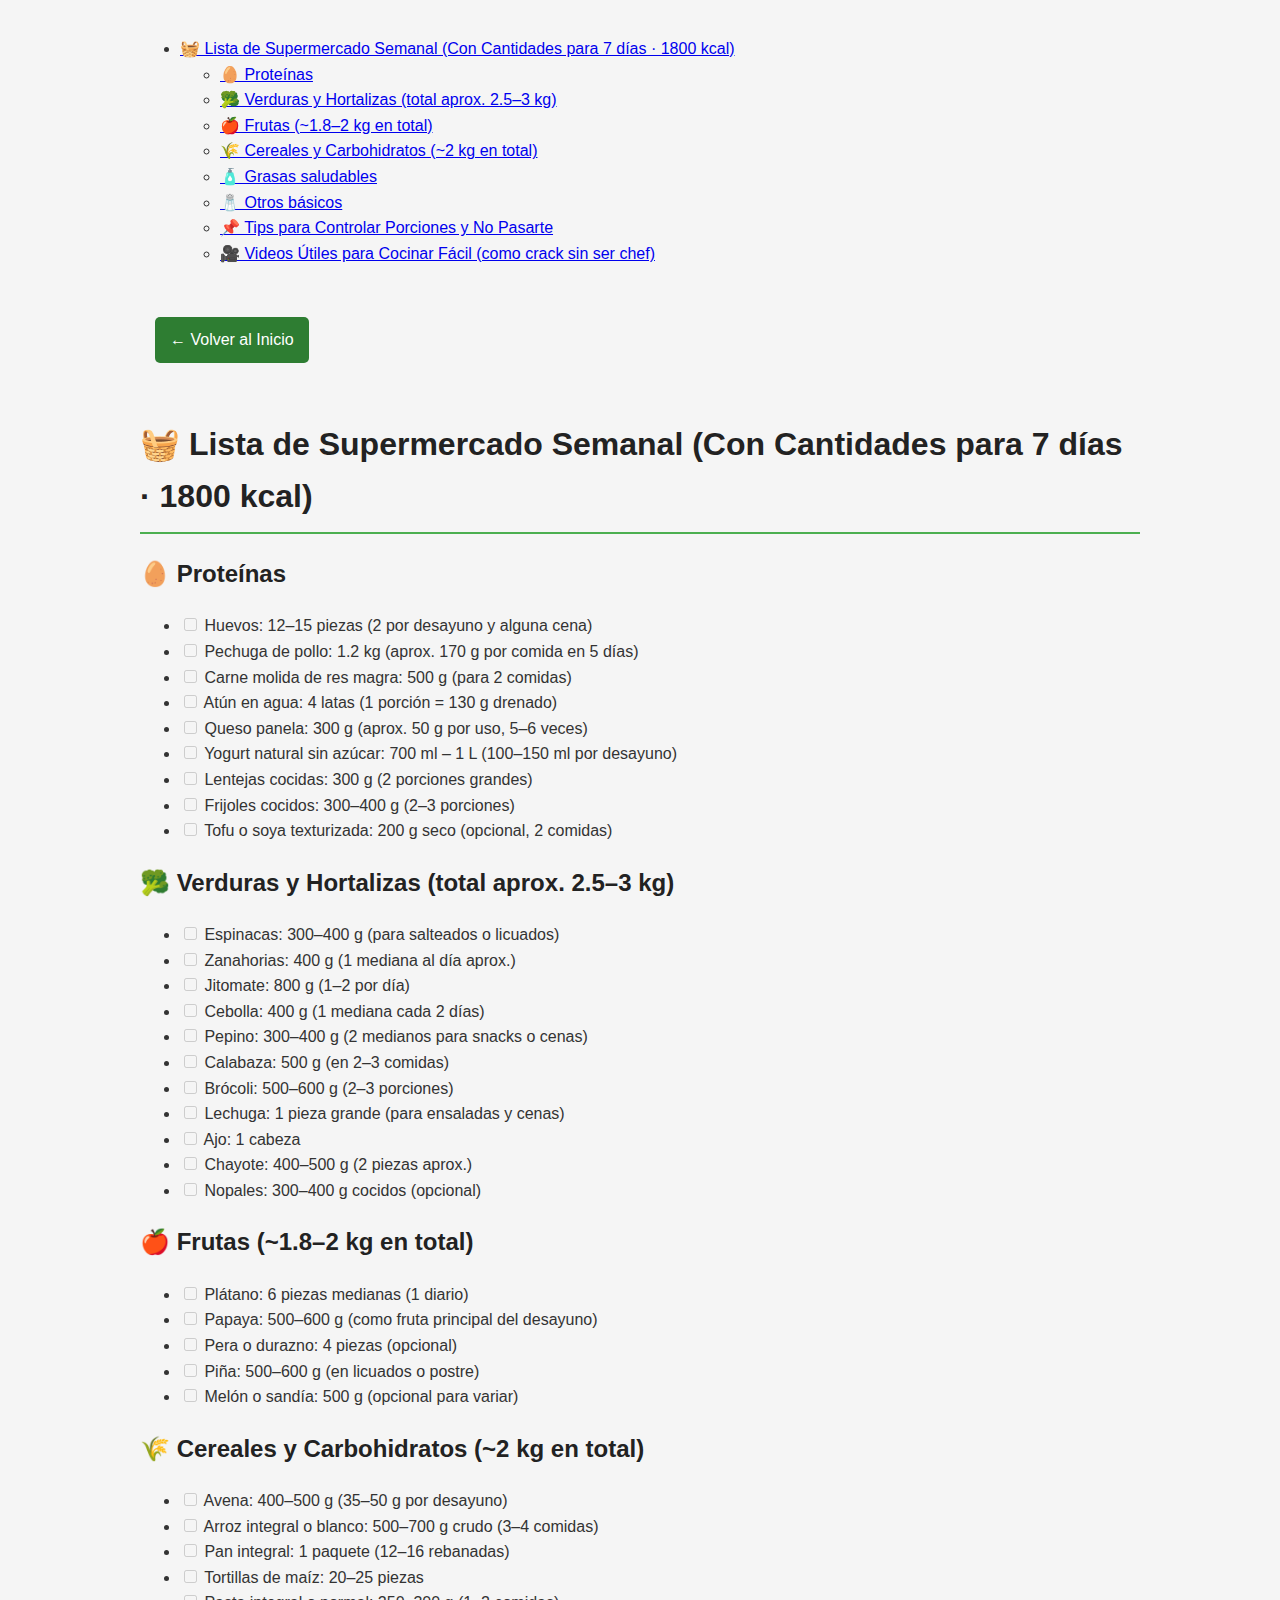
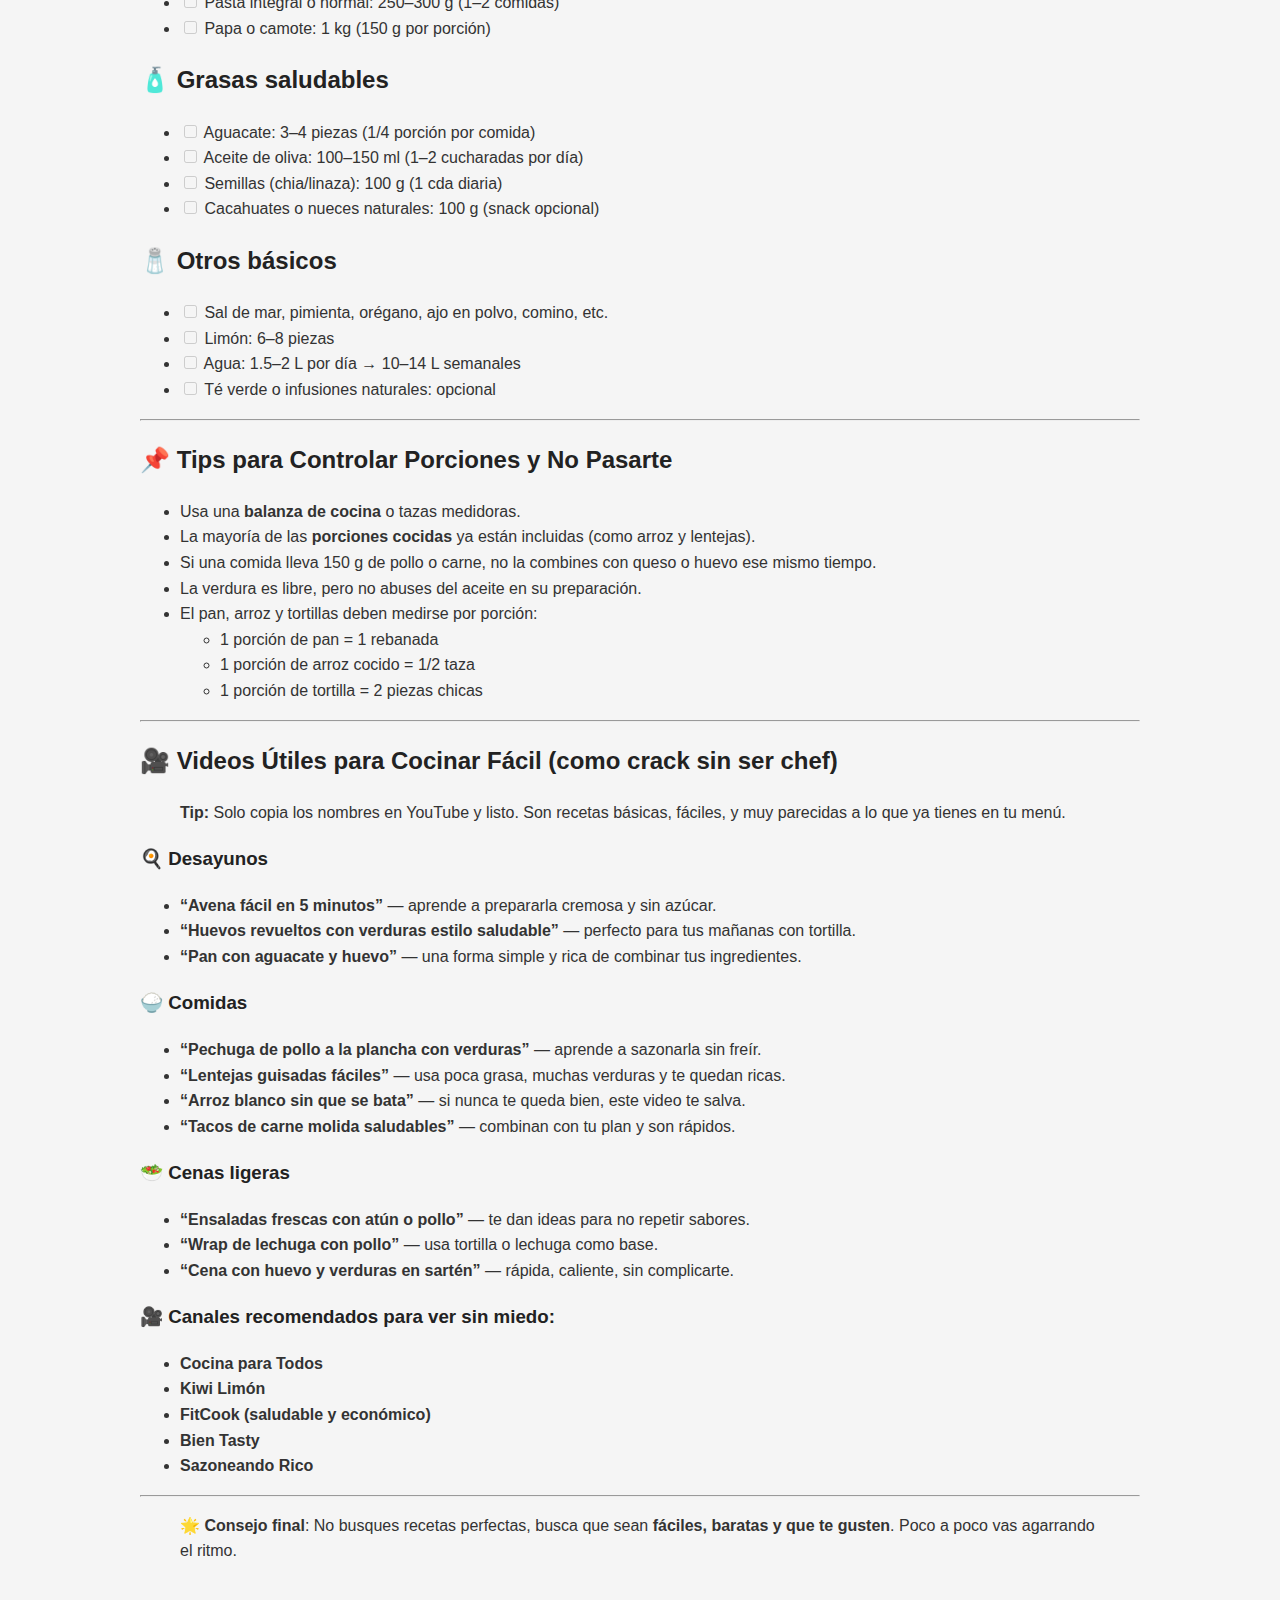
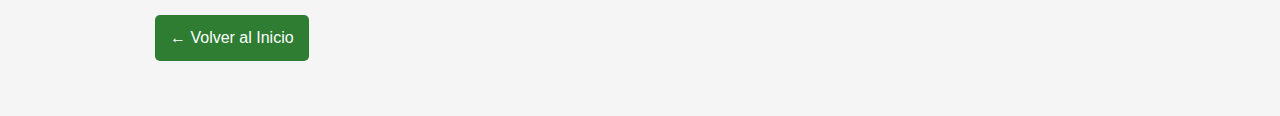
<file: Pages/Pages/ListadeComprasMayo.html>
<!DOCTYPE html>
<html>

<head>
  <meta charset="utf-8">
  <meta name="viewport" content="width=device-width, initial-scale=1.0">
  <title>Compra Seman segun dieta</title>
  <link rel="stylesheet" href="https://stackedit.io/style.css" />
  <link rel="stylesheet" href="/style.css" />
</head>

<body class="stackedit">
  <div class="stackedit__left">
    <div class="stackedit__toc">
      
<ul>
<li><a href="#🧺-lista-de-supermercado-semanal-con-cantidades-para-7-días-·-1800-kcal">🧺 Lista de Supermercado Semanal (Con Cantidades para 7 días · 1800 kcal)</a>
<ul>
<li><a href="#🥚-proteínas">🥚 Proteínas</a></li>
<li><a href="#🥦-verduras-y-hortalizas-total-aprox.-2.5–3-kg">🥦 Verduras y Hortalizas (total aprox. 2.5–3 kg)</a></li>
<li><a href="#🍎-frutas-1.8–2-kg-en-total">🍎 Frutas (~1.8–2 kg en total)</a></li>
<li><a href="#🌾-cereales-y-carbohidratos-2-kg-en-total">🌾 Cereales y Carbohidratos (~2 kg en total)</a></li>
<li><a href="#🧴-grasas-saludables">🧴 Grasas saludables</a></li>
<li><a href="#🧂-otros-básicos">🧂 Otros básicos</a></li>
<li><a href="#📌-tips-para-controlar-porciones-y-no-pasarte">📌 Tips para Controlar Porciones y No Pasarte</a></li>
<li><a href="#🎥-videos-útiles-para-cocinar-fácil-como-crack-sin-ser-chef">🎥 Videos Útiles para Cocinar Fácil (como crack sin ser chef)</a></li>
</ul>
</li>
</ul>

    </div>
  </div>
  <div class="stackedit__right">
    <div class="back-to-home">
        <a href="../MisDietas.html" class="back-button">← Volver al Inicio</a>
    </div>
    <div class="stackedit__html">
      <h1 id="🧺-lista-de-supermercado-semanal-con-cantidades-para-7-días-·-1800-kcal">🧺 Lista de Supermercado Semanal (Con Cantidades para 7 días · 1800 kcal)</h1>
<h2 id="🥚-proteínas">🥚 Proteínas</h2>
<ul>
<li class="task-list-item"><input type="checkbox" class="task-list-item-checkbox" disabled=""> Huevos: 12–15 piezas (2 por desayuno y alguna cena)</li>
<li class="task-list-item"><input type="checkbox" class="task-list-item-checkbox" disabled=""> Pechuga de pollo: 1.2 kg (aprox. 170 g por comida en 5 días)</li>
<li class="task-list-item"><input type="checkbox" class="task-list-item-checkbox" disabled=""> Carne molida de res magra: 500 g (para 2 comidas)</li>
<li class="task-list-item"><input type="checkbox" class="task-list-item-checkbox" disabled=""> Atún en agua: 4 latas (1 porción = 130 g drenado)</li>
<li class="task-list-item"><input type="checkbox" class="task-list-item-checkbox" disabled=""> Queso panela: 300 g (aprox. 50 g por uso, 5–6 veces)</li>
<li class="task-list-item"><input type="checkbox" class="task-list-item-checkbox" disabled=""> Yogurt natural sin azúcar: 700 ml – 1 L (100–150 ml por desayuno)</li>
<li class="task-list-item"><input type="checkbox" class="task-list-item-checkbox" disabled=""> Lentejas cocidas: 300 g (2 porciones grandes)</li>
<li class="task-list-item"><input type="checkbox" class="task-list-item-checkbox" disabled=""> Frijoles cocidos: 300–400 g (2–3 porciones)</li>
<li class="task-list-item"><input type="checkbox" class="task-list-item-checkbox" disabled=""> Tofu o soya texturizada: 200 g seco (opcional, 2 comidas)</li>
</ul>
<h2 id="🥦-verduras-y-hortalizas-total-aprox.-2.5–3-kg">🥦 Verduras y Hortalizas (total aprox. 2.5–3 kg)</h2>
<ul>
<li class="task-list-item"><input type="checkbox" class="task-list-item-checkbox" disabled=""> Espinacas: 300–400 g (para salteados o licuados)</li>
<li class="task-list-item"><input type="checkbox" class="task-list-item-checkbox" disabled=""> Zanahorias: 400 g (1 mediana al día aprox.)</li>
<li class="task-list-item"><input type="checkbox" class="task-list-item-checkbox" disabled=""> Jitomate: 800 g (1–2 por día)</li>
<li class="task-list-item"><input type="checkbox" class="task-list-item-checkbox" disabled=""> Cebolla: 400 g (1 mediana cada 2 días)</li>
<li class="task-list-item"><input type="checkbox" class="task-list-item-checkbox" disabled=""> Pepino: 300–400 g (2 medianos para snacks o cenas)</li>
<li class="task-list-item"><input type="checkbox" class="task-list-item-checkbox" disabled=""> Calabaza: 500 g (en 2–3 comidas)</li>
<li class="task-list-item"><input type="checkbox" class="task-list-item-checkbox" disabled=""> Brócoli: 500–600 g (2–3 porciones)</li>
<li class="task-list-item"><input type="checkbox" class="task-list-item-checkbox" disabled=""> Lechuga: 1 pieza grande (para ensaladas y cenas)</li>
<li class="task-list-item"><input type="checkbox" class="task-list-item-checkbox" disabled=""> Ajo: 1 cabeza</li>
<li class="task-list-item"><input type="checkbox" class="task-list-item-checkbox" disabled=""> Chayote: 400–500 g (2 piezas aprox.)</li>
<li class="task-list-item"><input type="checkbox" class="task-list-item-checkbox" disabled=""> Nopales: 300–400 g cocidos (opcional)</li>
</ul>
<h2 id="🍎-frutas-1.8–2-kg-en-total">🍎 Frutas (~1.8–2 kg en total)</h2>
<ul>
<li class="task-list-item"><input type="checkbox" class="task-list-item-checkbox" disabled=""> Plátano: 6 piezas medianas (1 diario)</li>
<li class="task-list-item"><input type="checkbox" class="task-list-item-checkbox" disabled=""> Papaya: 500–600 g (como fruta principal del desayuno)</li>
<li class="task-list-item"><input type="checkbox" class="task-list-item-checkbox" disabled=""> Pera o durazno: 4 piezas (opcional)</li>
<li class="task-list-item"><input type="checkbox" class="task-list-item-checkbox" disabled=""> Piña: 500–600 g (en licuados o postre)</li>
<li class="task-list-item"><input type="checkbox" class="task-list-item-checkbox" disabled=""> Melón o sandía: 500 g (opcional para variar)</li>
</ul>
<h2 id="🌾-cereales-y-carbohidratos-2-kg-en-total">🌾 Cereales y Carbohidratos (~2 kg en total)</h2>
<ul>
<li class="task-list-item"><input type="checkbox" class="task-list-item-checkbox" disabled=""> Avena: 400–500 g (35–50 g por desayuno)</li>
<li class="task-list-item"><input type="checkbox" class="task-list-item-checkbox" disabled=""> Arroz integral o blanco: 500–700 g crudo (3–4 comidas)</li>
<li class="task-list-item"><input type="checkbox" class="task-list-item-checkbox" disabled=""> Pan integral: 1 paquete (12–16 rebanadas)</li>
<li class="task-list-item"><input type="checkbox" class="task-list-item-checkbox" disabled=""> Tortillas de maíz: 20–25 piezas</li>
<li class="task-list-item"><input type="checkbox" class="task-list-item-checkbox" disabled=""> Pasta integral o normal: 250–300 g (1–2 comidas)</li>
<li class="task-list-item"><input type="checkbox" class="task-list-item-checkbox" disabled=""> Papa o camote: 1 kg (150 g por porción)</li>
</ul>
<h2 id="🧴-grasas-saludables">🧴 Grasas saludables</h2>
<ul>
<li class="task-list-item"><input type="checkbox" class="task-list-item-checkbox" disabled=""> Aguacate: 3–4 piezas (1/4 porción por comida)</li>
<li class="task-list-item"><input type="checkbox" class="task-list-item-checkbox" disabled=""> Aceite de oliva: 100–150 ml (1–2 cucharadas por día)</li>
<li class="task-list-item"><input type="checkbox" class="task-list-item-checkbox" disabled=""> Semillas (chia/linaza): 100 g (1 cda diaria)</li>
<li class="task-list-item"><input type="checkbox" class="task-list-item-checkbox" disabled=""> Cacahuates o nueces naturales: 100 g (snack opcional)</li>
</ul>
<h2 id="🧂-otros-básicos">🧂 Otros básicos</h2>
<ul>
<li class="task-list-item"><input type="checkbox" class="task-list-item-checkbox" disabled=""> Sal de mar, pimienta, orégano, ajo en polvo, comino, etc.</li>
<li class="task-list-item"><input type="checkbox" class="task-list-item-checkbox" disabled=""> Limón: 6–8 piezas</li>
<li class="task-list-item"><input type="checkbox" class="task-list-item-checkbox" disabled=""> Agua: 1.5–2 L por día → 10–14 L semanales</li>
<li class="task-list-item"><input type="checkbox" class="task-list-item-checkbox" disabled=""> Té verde o infusiones naturales: opcional</li>
</ul>
<hr>
<h2 id="📌-tips-para-controlar-porciones-y-no-pasarte">📌 Tips para Controlar Porciones y No Pasarte</h2>
<ul>
<li>Usa una <strong>balanza de cocina</strong> o tazas medidoras.</li>
<li>La mayoría de las <strong>porciones cocidas</strong> ya están incluidas (como arroz y lentejas).</li>
<li>Si una comida lleva 150 g de pollo o carne, no la combines con queso o huevo ese mismo tiempo.</li>
<li>La verdura es libre, pero no abuses del aceite en su preparación.</li>
<li>El pan, arroz y tortillas deben medirse por porción:
<ul>
<li>1 porción de pan = 1 rebanada</li>
<li>1 porción de arroz cocido = 1/2 taza</li>
<li>1 porción de tortilla = 2 piezas chicas</li>
</ul>
</li>
</ul>
<hr>
<h2 id="🎥-videos-útiles-para-cocinar-fácil-como-crack-sin-ser-chef">🎥 Videos Útiles para Cocinar Fácil (como crack sin ser chef)</h2>
<blockquote>
<p><strong>Tip:</strong> Solo copia los nombres en YouTube y listo. Son recetas básicas, fáciles, y muy parecidas a lo que ya tienes en tu menú.</p>
</blockquote>
<h3 id="🍳-desayunos">🍳 Desayunos</h3>
<ul>
<li><strong>“Avena fácil en 5 minutos”</strong> — aprende a prepararla cremosa y sin azúcar.</li>
<li><strong>“Huevos revueltos con verduras estilo saludable”</strong> — perfecto para tus mañanas con tortilla.</li>
<li><strong>“Pan con aguacate y huevo”</strong> — una forma simple y rica de combinar tus ingredientes.</li>
</ul>
<h3 id="🍚-comidas">🍚 Comidas</h3>
<ul>
<li><strong>“Pechuga de pollo a la plancha con verduras”</strong> — aprende a sazonarla sin freír.</li>
<li><strong>“Lentejas guisadas fáciles”</strong> — usa poca grasa, muchas verduras y te quedan ricas.</li>
<li><strong>“Arroz blanco sin que se bata”</strong> — si nunca te queda bien, este video te salva.</li>
<li><strong>“Tacos de carne molida saludables”</strong> — combinan con tu plan y son rápidos.</li>
</ul>
<h3 id="🥗-cenas-ligeras">🥗 Cenas ligeras</h3>
<ul>
<li><strong>“Ensaladas frescas con atún o pollo”</strong> — te dan ideas para no repetir sabores.</li>
<li><strong>“Wrap de lechuga con pollo”</strong> — usa tortilla o lechuga como base.</li>
<li><strong>“Cena con huevo y verduras en sartén”</strong> — rápida, caliente, sin complicarte.</li>
</ul>
<h3 id="🎥-canales-recomendados-para-ver-sin-miedo">🎥 Canales recomendados para ver sin miedo:</h3>
<ul>
<li><strong>Cocina para Todos</strong></li>
<li><strong>Kiwi Limón</strong></li>
<li><strong>FitCook (saludable y económico)</strong></li>
<li><strong>Bien Tasty</strong></li>
<li><strong>Sazoneando Rico</strong></li>
</ul>
<hr>
<blockquote>
<p>🌟 <strong>Consejo final</strong>: No busques recetas perfectas, busca que sean <strong>fáciles, baratas y que te gusten</strong>. Poco a poco vas agarrando el ritmo.</p>
</blockquote>
<div class="back-to-home">
  <a href="../MisDietas.html" class="back-button">← Volver al Inicio</a>
</div>
    </div>
  </div>
</body>

</html>
</file>
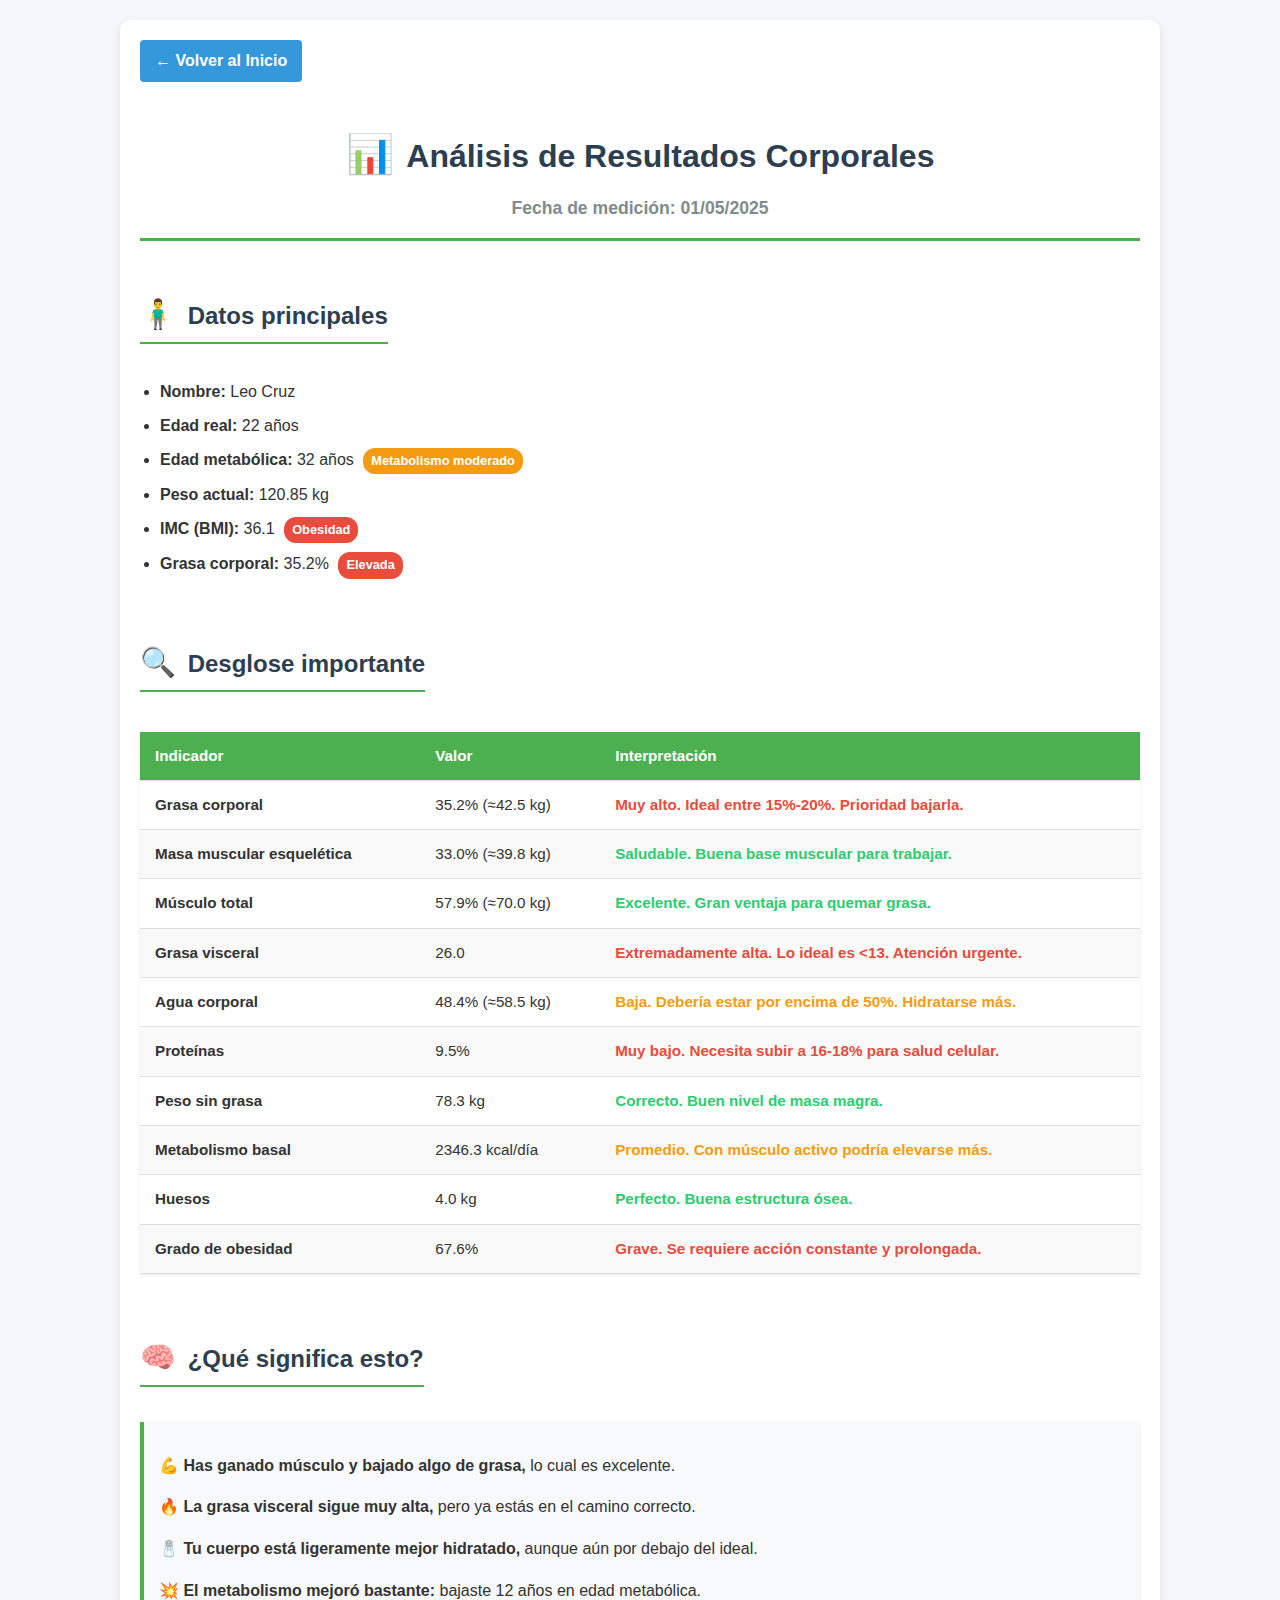
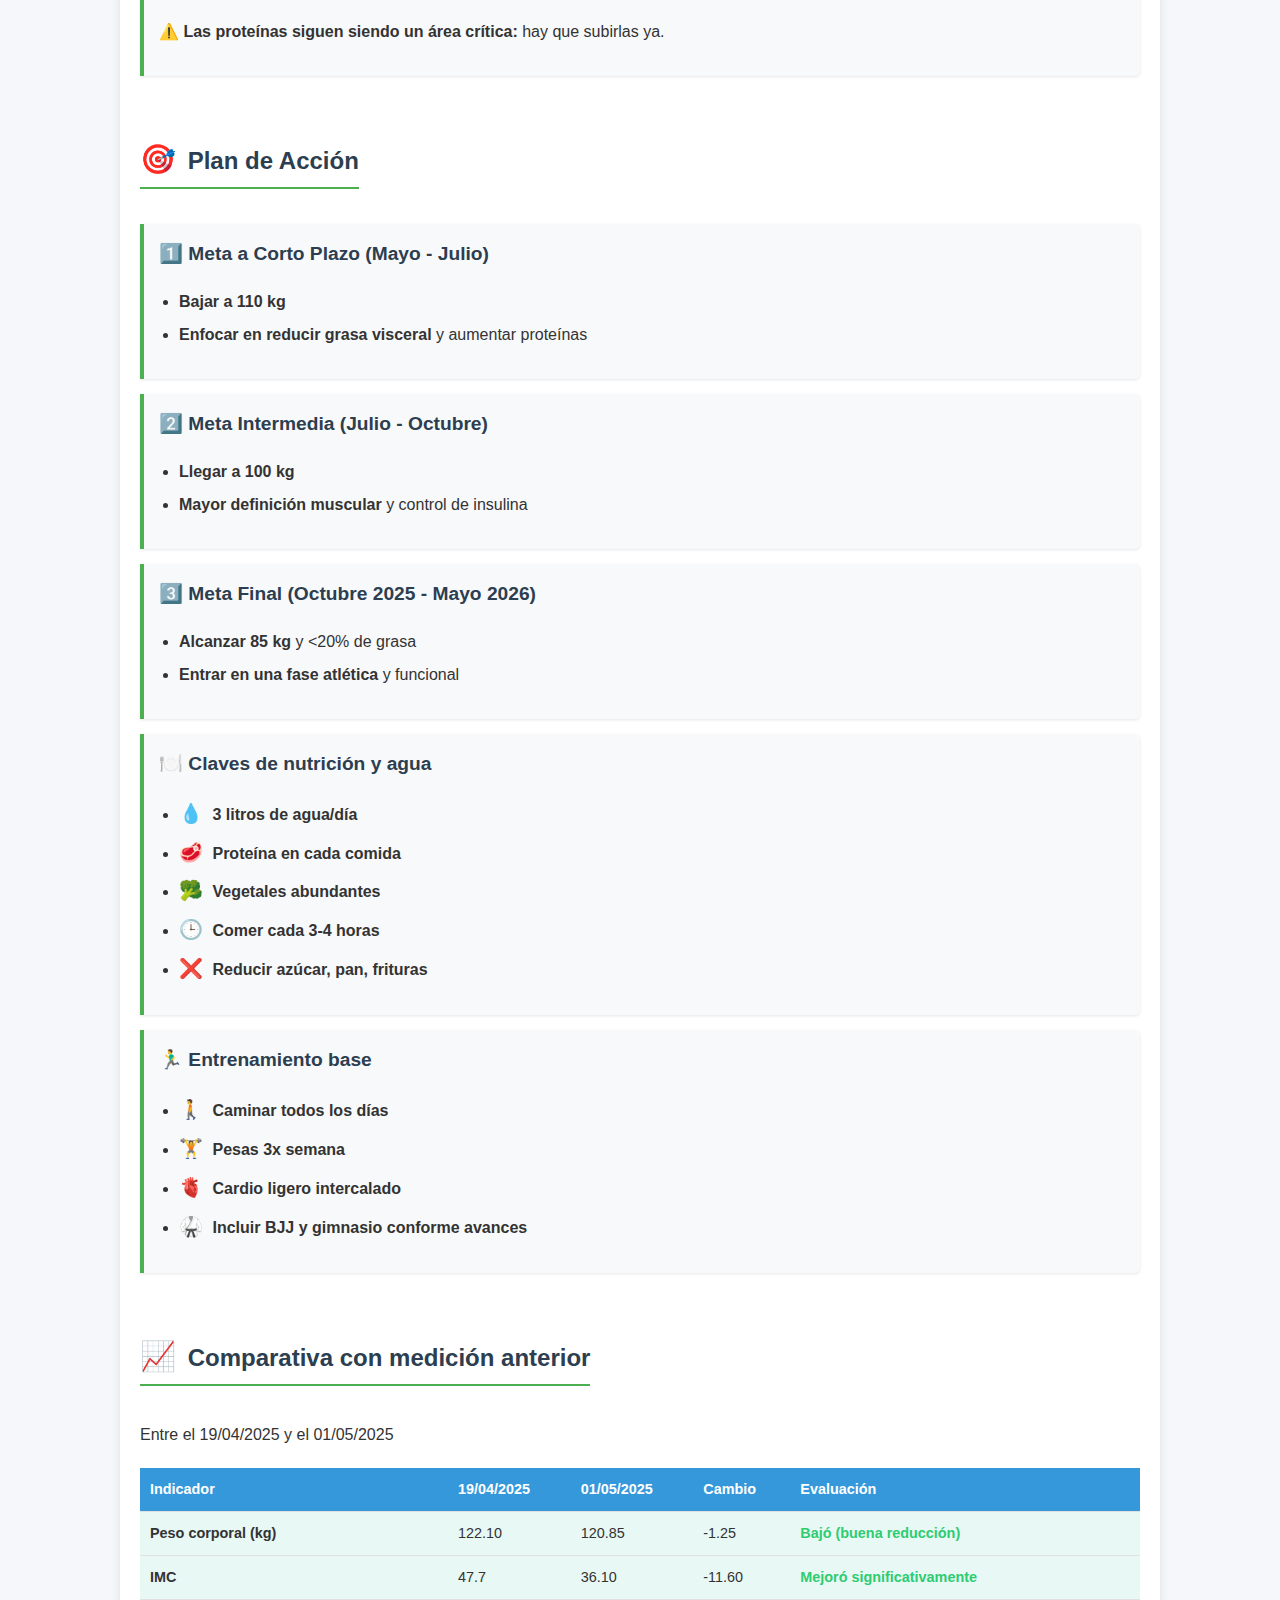
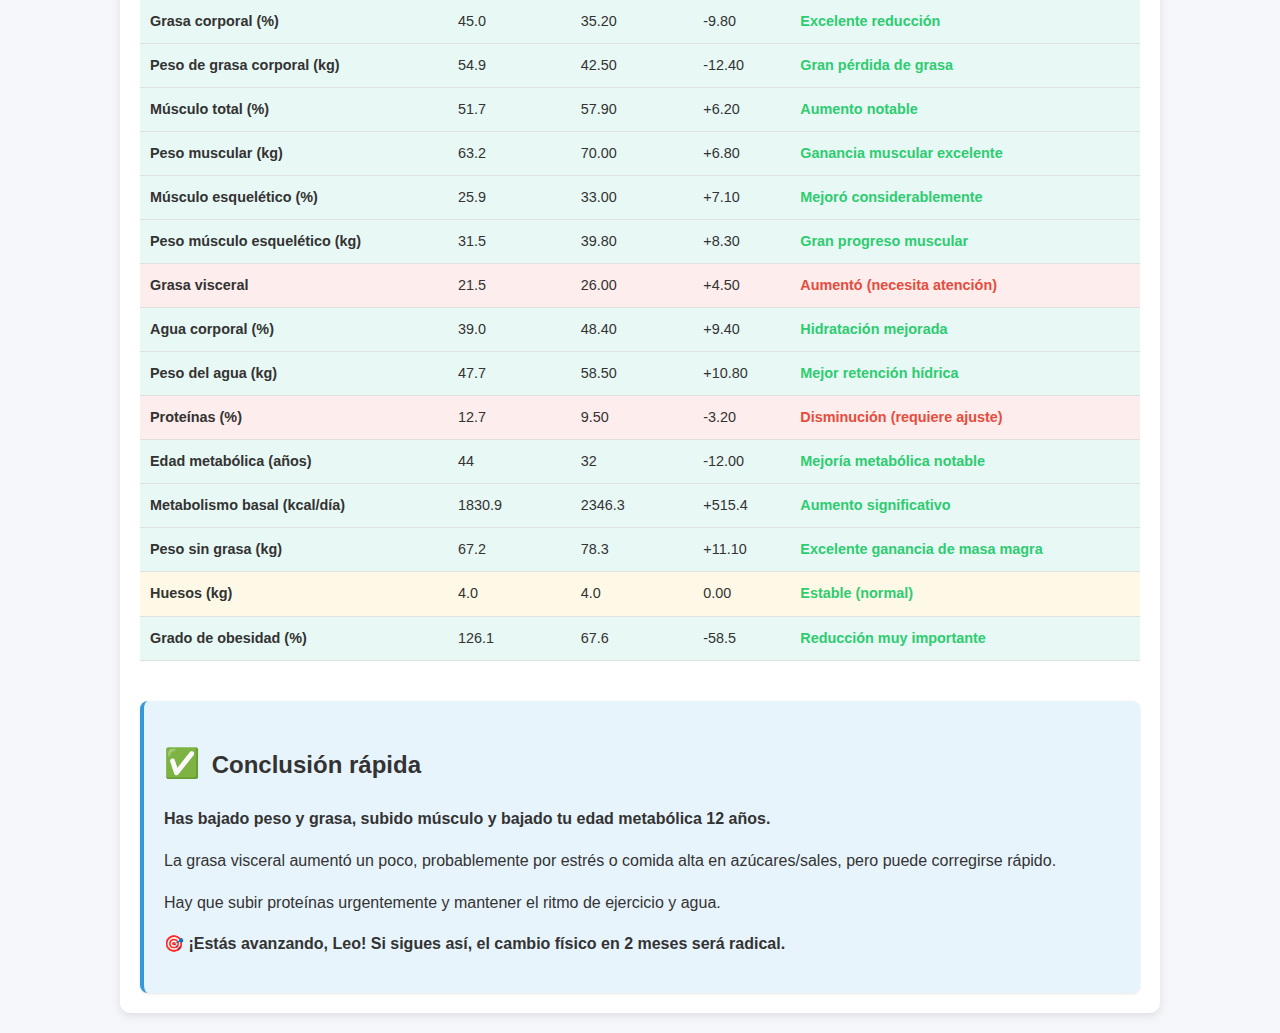
<file: Pages/NuevosPesajes/Pesajes-Fase1/01_05_2025.html>
<!DOCTYPE html>
<html lang="es">
<head>
    <meta charset="UTF-8">
    <meta name="viewport" content="width=device-width, initial-scale=1.0">
    <title>Análisis de Resultados Corporales | Leo Cruz</title>
    <link rel="icon" href="pictures/Logo.png" type="image/png">
    <style>
        /* Estilos generales */
        body {
            font-family: 'Segoe UI', Tahoma, Geneva, Verdana, sans-serif;
            line-height: 1.6;
            color: #333;
            background-color: #f5f7fa;
            margin: 0;
            padding: 20px;
        }
        
        .analysis-page {
            max-width: 1000px;
            margin: 0 auto;
            padding: 20px;
            background: white;
            border-radius: 10px;
            box-shadow: 0 3px 10px rgba(0,0,0,0.1);
        }
        
        .page-header {
            text-align: center;
            margin-bottom: 30px;
            border-bottom: 3px solid #4CAF50;
            padding-bottom: 15px;
        }
        
        .page-header h1 {
            color: #2c3e50;
            margin-bottom: 10px;
            font-size: 2em;
        }
        
        .measurement-date {
            font-size: 1.1em;
            color: #7f8c8d;
            font-weight: bold;
        }
        
        .back-button {
            display: inline-block;
            margin-bottom: 20px;
            background-color: #3498db;
            color: white;
            padding: 8px 15px;
            border-radius: 4px;
            text-decoration: none;
            font-weight: bold;
            transition: background-color 0.3s;
        }
        
        .back-button:hover {
            background-color: #2980b9;
        }
        
        /* Secciones de análisis */
        .analysis-section {
            margin-bottom: 40px;
        }
        
        .analysis-section h2 {
            color: #2c3e50;
            border-bottom: 2px solid #4CAF50;
            padding-bottom: 5px;
            display: inline-block;
            font-size: 1.5em;
        }
        
        /* Tabla de desglose */
        .metrics-table {
            width: 100%;
            border-collapse: collapse;
            margin: 20px 0;
            font-size: 0.95em;
            box-shadow: 0 1px 3px rgba(0,0,0,0.1);
        }
        
        .metrics-table th, 
        .metrics-table td {
            padding: 12px 15px;
            text-align: left;
            border-bottom: 1px solid #e0e0e0;
        }
        
        .metrics-table th {
            background-color: #4CAF50;
            color: white;
            font-weight: bold;
        }
        
        .metrics-table tr:nth-child(even) {
            background-color: #f9f9f9;
        }
        
        .metrics-table tr:hover {
            background-color: #f1f1f1;
        }
        
        /* Tarjetas de recomendaciones */
        .recommendation-card {
            background-color: #f8f9fa;
            border-left: 4px solid #4CAF50;
            padding: 15px;
            margin: 15px 0;
            border-radius: 0 5px 5px 0;
            box-shadow: 0 1px 3px rgba(0,0,0,0.1);
        }
        
        .recommendation-card h3 {
            margin-top: 0;
            color: #2c3e50;
            font-size: 1.2em;
        }
        
        .summary-card {
            background-color: #e8f4fc;
            border-radius: 8px;
            padding: 20px;
            margin-top: 30px;
            border-left: 4px solid #3498db;
            box-shadow: 0 1px 3px rgba(0,0,0,0.1);
        }
        
        .badge {
            display: inline-block;
            padding: 3px 8px;
            border-radius: 12px;
            font-size: 0.8em;
            font-weight: bold;
            margin-left: 5px;
        }
        
        .badge-danger {
            background-color: #e74c3c;
            color: white;
        }
        
        .badge-warning {
            background-color: #f39c12;
            color: white;
        }
        
        .badge-good {
            background-color: #2ecc71;
            color: white;
        }
        
        /* Iconos */
        .icon {
            font-size: 1.2em;
            margin-right: 5px;
        }
        
        /* Listas */
        ul {
            padding-left: 20px;
        }
        
        li {
            margin-bottom: 8px;
        }
        
        /* Colores para indicadores */
        .red {
            color: #e74c3c;
            font-weight: bold;
        }
        
        .yellow {
            color: #f39c12;
            font-weight: bold;
        }
        
        .green {
            color: #2ecc71;
            font-weight: bold;
        }
        
        /* Comparativa */
        .comparison-table {
            width: 100%;
            border-collapse: collapse;
            margin: 20px 0;
            font-size: 0.9em;
        }
        
        .comparison-table th, 
        .comparison-table td {
            padding: 10px;
            text-align: left;
            border-bottom: 1px solid #e0e0e0;
        }
        
        .comparison-table th {
            background-color: #3498db;
            color: white;
        }
        
        .improvement {
            background-color: #e8f8f5;
        }
        
        .worsening {
            background-color: #fdedec;
        }
        
        .neutral {
            background-color: #fef9e7;
        }
    </style>
</head>
<body>
    <div class="analysis-page">
        <a href="/Index.html" class="back-button">← Volver al Inicio</a>
        
        <div class="page-header">
            <h1><span class="icon">📊</span> Análisis de Resultados Corporales</h1>
            <div class="measurement-date">Fecha de medición: 01/05/2025</div>
        </div>
        
        <!-- Datos principales -->
        <div class="analysis-section">
            <h2><span class="icon">🧍‍♂️</span> Datos principales</h2>
            <ul>
                <li><strong>Nombre:</strong> Leo Cruz</li>
                <li><strong>Edad real:</strong> 22 años</li>
                <li><strong>Edad metabólica:</strong> 32 años <span class="badge badge-warning">Metabolismo moderado</span></li>
                <li><strong>Peso actual:</strong> 120.85 kg</li>
                <li><strong>IMC (BMI):</strong> 36.1 <span class="badge badge-danger">Obesidad</span></li>
                <li><strong>Grasa corporal:</strong> 35.2% <span class="badge badge-danger">Elevada</span></li>
            </ul>
        </div>
        
        <!-- Desglose detallado -->
        <div class="analysis-section">
            <h2><span class="icon">🔍</span> Desglose importante</h2>
            <table class="metrics-table">
                <thead>
                    <tr>
                        <th>Indicador</th>
                        <th>Valor</th>
                        <th>Interpretación</th>
                    </tr>
                </thead>
                <tbody>
                    <tr>
                        <td><strong>Grasa corporal</strong></td>
                        <td>35.2% (≈42.5 kg)</td>
                        <td class="red">Muy alto. Ideal entre 15%-20%. Prioridad bajarla.</td>
                    </tr>
                    <tr>
                        <td><strong>Masa muscular esquelética</strong></td>
                        <td>33.0% (≈39.8 kg)</td>
                        <td class="green">Saludable. Buena base muscular para trabajar.</td>
                    </tr>
                    <tr>
                        <td><strong>Músculo total</strong></td>
                        <td>57.9% (≈70.0 kg)</td>
                        <td class="green">Excelente. Gran ventaja para quemar grasa.</td>
                    </tr>
                    <tr>
                        <td><strong>Grasa visceral</strong></td>
                        <td>26.0</td>
                        <td class="red">Extremadamente alta. Lo ideal es &lt;13. Atención urgente.</td>
                    </tr>
                    <tr>
                        <td><strong>Agua corporal</strong></td>
                        <td>48.4% (≈58.5 kg)</td>
                        <td class="yellow">Baja. Debería estar por encima de 50%. Hidratarse más.</td>
                    </tr>
                    <tr>
                        <td><strong>Proteínas</strong></td>
                        <td>9.5%</td>
                        <td class="red">Muy bajo. Necesita subir a 16-18% para salud celular.</td>
                    </tr>
                    <tr>
                        <td><strong>Peso sin grasa</strong></td>
                        <td>78.3 kg</td>
                        <td class="green">Correcto. Buen nivel de masa magra.</td>
                    </tr>
                    <tr>
                        <td><strong>Metabolismo basal</strong></td>
                        <td>2346.3 kcal/día</td>
                        <td class="yellow">Promedio. Con músculo activo podría elevarse más.</td>
                    </tr>
                    <tr>
                        <td><strong>Huesos</strong></td>
                        <td>4.0 kg</td>
                        <td class="green">Perfecto. Buena estructura ósea.</td>
                    </tr>
                    <tr>
                        <td><strong>Grado de obesidad</strong></td>
                        <td>67.6%</td>
                        <td class="red">Grave. Se requiere acción constante y prolongada.</td>
                    </tr>
                </tbody>
            </table>
        </div>
        
        <!-- Interpretación -->
        <div class="analysis-section">
            <h2><span class="icon">🧠</span> ¿Qué significa esto?</h2>
            <div class="recommendation-card">
                <p><strong>💪 Has ganado músculo y bajado algo de grasa,</strong> lo cual es excelente.</p>
                <p><strong>🔥 La grasa visceral sigue muy alta,</strong> pero ya estás en el camino correcto.</p>
                <p><strong>🧂 Tu cuerpo está ligeramente mejor hidratado,</strong> aunque aún por debajo del ideal.</p>
                <p><strong>💥 El metabolismo mejoró bastante:</strong> bajaste 12 años en edad metabólica.</p>
                <p><strong>⚠️ Las proteínas siguen siendo un área crítica:</strong> hay que subirlas ya.</p>
            </div>
        </div>
        
        <!-- Recomendaciones -->
        <div class="analysis-section">
            <h2><span class="icon">🎯</span> Plan de Acción</h2>
            
            <div class="recommendation-card">
                <h3>1️⃣ Meta a Corto Plazo (Mayo - Julio)</h3>
                <ul>
                    <li><strong>Bajar a 110 kg</strong></li>
                    <li><strong>Enfocar en reducir grasa visceral</strong> y aumentar proteínas</li>
                </ul>
            </div>
            
            <div class="recommendation-card">
                <h3>2️⃣ Meta Intermedia (Julio - Octubre)</h3>
                <ul>
                    <li><strong>Llegar a 100 kg</strong></li>
                    <li><strong>Mayor definición muscular</strong> y control de insulina</li>
                </ul>
            </div>
            
            <div class="recommendation-card">
                <h3>3️⃣ Meta Final (Octubre 2025 - Mayo 2026)</h3>
                <ul>
                    <li><strong>Alcanzar 85 kg</strong> y &lt;20% de grasa</li>
                    <li><strong>Entrar en una fase atlética</strong> y funcional</li>
                </ul>
            </div>
            
            <div class="recommendation-card">
                <h3>🍽️ Claves de nutrición y agua</h3>
                <ul>
                    <li><span class="icon">💧</span> <strong>3 litros de agua/día</strong></li>
                    <li><span class="icon">🥩</span> <strong>Proteína en cada comida</strong></li>
                    <li><span class="icon">🥦</span> <strong>Vegetales abundantes</strong></li>
                    <li><span class="icon">🕒</span> <strong>Comer cada 3-4 horas</strong></li>
                    <li><span class="icon">❌</span> <strong>Reducir azúcar, pan, frituras</strong></li>
                </ul>
            </div>
            
            <div class="recommendation-card">
                <h3>🏃‍♂️ Entrenamiento base</h3>
                <ul>
                    <li><span class="icon">🚶</span> <strong>Caminar todos los días</strong></li>
                    <li><span class="icon">🏋️</span> <strong>Pesas 3x semana</strong></li>
                    <li><span class="icon">🫀</span> <strong>Cardio ligero intercalado</strong></li>
                    <li><span class="icon">🥋</span> <strong>Incluir BJJ y gimnasio conforme avances</strong></li>
                </ul>
            </div>
        </div>
        
        <!-- Comparativa -->
        <div class="analysis-section">
            <h2><span class="icon">📈</span> Comparativa con medición anterior</h2>
            <p>Entre el 19/04/2025 y el 01/05/2025</p>
            
            <table class="comparison-table">
                <thead>
                    <tr>
                        <th>Indicador</th>
                        <th>19/04/2025</th>
                        <th>01/05/2025</th>
                        <th>Cambio</th>
                        <th>Evaluación</th>
                    </tr>
                </thead>
                <tbody>
                    <tr class="improvement">
                        <td><strong>Peso corporal (kg)</strong></td>
                        <td>122.10</td>
                        <td>120.85</td>
                        <td>-1.25</td>
                        <td class="green">Bajó (buena reducción)</td>
                    </tr>
                    <tr class="improvement">
                        <td><strong>IMC</strong></td>
                        <td>47.7</td>
                        <td>36.10</td>
                        <td>-11.60</td>
                        <td class="green">Mejoró significativamente</td>
                    </tr>
                    <tr class="improvement">
                        <td><strong>Grasa corporal (%)</strong></td>
                        <td>45.0</td>
                        <td>35.20</td>
                        <td>-9.80</td>
                        <td class="green">Excelente reducción</td>
                    </tr>
                    <tr class="improvement">
                        <td><strong>Peso de grasa corporal (kg)</strong></td>
                        <td>54.9</td>
                        <td>42.50</td>
                        <td>-12.40</td>
                        <td class="green">Gran pérdida de grasa</td>
                    </tr>
                    <tr class="improvement">
                        <td><strong>Músculo total (%)</strong></td>
                        <td>51.7</td>
                        <td>57.90</td>
                        <td>+6.20</td>
                        <td class="green">Aumento notable</td>
                    </tr>
                    <tr class="improvement">
                        <td><strong>Peso muscular (kg)</strong></td>
                        <td>63.2</td>
                        <td>70.00</td>
                        <td>+6.80</td>
                        <td class="green">Ganancia muscular excelente</td>
                    </tr>
                    <tr class="improvement">
                        <td><strong>Músculo esquelético (%)</strong></td>
                        <td>25.9</td>
                        <td>33.00</td>
                        <td>+7.10</td>
                        <td class="green">Mejoró considerablemente</td>
                    </tr>
                    <tr class="improvement">
                        <td><strong>Peso músculo esquelético (kg)</strong></td>
                        <td>31.5</td>
                        <td>39.80</td>
                        <td>+8.30</td>
                        <td class="green">Gran progreso muscular</td>
                    </tr>
                    <tr class="worsening">
                        <td><strong>Grasa visceral</strong></td>
                        <td>21.5</td>
                        <td>26.00</td>
                        <td>+4.50</td>
                        <td class="red">Aumentó (necesita atención)</td>
                    </tr>
                    <tr class="improvement">
                        <td><strong>Agua corporal (%)</strong></td>
                        <td>39.0</td>
                        <td>48.40</td>
                        <td>+9.40</td>
                        <td class="green">Hidratación mejorada</td>
                    </tr>
                    <tr class="improvement">
                        <td><strong>Peso del agua (kg)</strong></td>
                        <td>47.7</td>
                        <td>58.50</td>
                        <td>+10.80</td>
                        <td class="green">Mejor retención hídrica</td>
                    </tr>
                    <tr class="worsening">
                        <td><strong>Proteínas (%)</strong></td>
                        <td>12.7</td>
                        <td>9.50</td>
                        <td>-3.20</td>
                        <td class="red">Disminución (requiere ajuste)</td>
                    </tr>
                    <tr class="improvement">
                        <td><strong>Edad metabólica (años)</strong></td>
                        <td>44</td>
                        <td>32</td>
                        <td>-12.00</td>
                        <td class="green">Mejoría metabólica notable</td>
                    </tr>
                    <tr class="improvement">
                        <td><strong>Metabolismo basal (kcal/día)</strong></td>
                        <td>1830.9</td>
                        <td>2346.3</td>
                        <td>+515.4</td>
                        <td class="green">Aumento significativo</td>
                    </tr>
                    <tr class="improvement">
                        <td><strong>Peso sin grasa (kg)</strong></td>
                        <td>67.2</td>
                        <td>78.3</td>
                        <td>+11.10</td>
                        <td class="green">Excelente ganancia de masa magra</td>
                    </tr>
                    <tr class="neutral">
                        <td><strong>Huesos (kg)</strong></td>
                        <td>4.0</td>
                        <td>4.0</td>
                        <td>0.00</td>
                        <td class="green">Estable (normal)</td>
                    </tr>
                    <tr class="improvement">
                        <td><strong>Grado de obesidad (%)</strong></td>
                        <td>126.1</td>
                        <td>67.6</td>
                        <td>-58.5</td>
                        <td class="green">Reducción muy importante</td>
                    </tr>
                </tbody>
            </table>
        </div>
        
        <!-- Resumen -->
        <div class="summary-card">
            <h2><span class="icon">✅</span> Conclusión rápida</h2>
            <p><strong>Has bajado peso y grasa, subido músculo y bajado tu edad metabólica 12 años.</strong></p>
            <p>La grasa visceral aumentó un poco, probablemente por estrés o comida alta en azúcares/sales, pero puede corregirse rápido.</p>
            <p>Hay que subir proteínas urgentemente y mantener el ritmo de ejercicio y agua.</p>
            <p><strong>🎯 ¡Estás avanzando, Leo! Si sigues así, el cambio físico en 2 meses será radical.</strong></p>
        </div>
    </div>
</body>
</html>
</file>
<file: style.css>
/* style.css - Estilos para el proyecto de transformación física */

    /* Estilos base */
    body {
        font-family: 'Segoe UI', Tahoma, Geneva, Verdana, sans-serif;
        background-color: #f5f5f5;
        color: #333;
        line-height: 1.6;
        margin: 0;
        padding: 20px;
        max-width: 1000px;
        margin: 0 auto;
    }

    h1, h2, h3 {
        color: #222;
    }

    h1 {
        border-bottom: 2px solid #4CAF50;
        padding-bottom: 10px;
    }

    /* Componentes reutilizables */
    .divider {
        border-top: 1px solid #eee;
        margin: 15px 0;
    }

    .button {
        display: inline-block;
        background-color: #4CAF50;
        color: white;
        padding: 8px 16px;
        text-decoration: none;
        border-radius: 4px;
        font-weight: bold;
        margin-top: 10px;
        transition: all 0.3s;
    }

    .button:hover {
        background-color: #45a049;
        transform: translateY(-2px);
        box-shadow: 0 2px 5px rgba(0,0,0,0.2);
    }

    /* Sección de pesaje actual */
    .weight-container {
        font-family: 'Arial', sans-serif;
        max-width: 750px; /* Aumentamos el ancho máximo */
        margin: 20px auto; /* Añadimos un poco de margen superior e inferior */
        padding: 25px; /* Aumentamos el padding interior */
        background: white;
        border-radius: 15px; /* Bordes más redondeados */
        box-shadow: 0 6px 15px rgba(0,0,0,0.15); /* Sombra más pronunciada */
    }

    .weight-container h1 {
        color: #333;
        text-align: center;
        margin-bottom: 15px; /* Más espacio debajo del título */
        font-size: 28px; /* Título más grande */
    }

    .weight-date {
        text-align: center;
        color: #777; /* Un gris un poco más claro */
        font-size: 16px; /* Fecha un poco más grande */
        margin-bottom: 25px; /* Más espacio debajo de la fecha */
    }

    .weight-grid {
        display: grid;
        grid-template-columns: repeat(auto-fit, minmax(180px, 1fr)); /* Mantenemos el grid */
        gap: 20px; /* Más espacio entre los elementos del grid */
    }

    .weight-category-title {
        grid-column: 1 / -1; /* Ocupa toda la fila */
        color: #8BC34A; /* Color azul para el título */
        font-size: 22px;
        font-weight: bold;
        padding: 10px 0;
        margin-bottom: 10px;
        border-bottom: 2px solid #2196F3; /* Línea inferior azul */
        text-align: center;
    }
    .weight-category-title2 {
        grid-column: 1 / -1; /* Ocupa toda la fila */
        color: #ff9800; /* Color azul para el título */
        font-size: 22px;
        font-weight: bold;
        padding: 10px 0;
        margin-bottom: 10px;
        border-bottom: 2px solid #2196F3; /* Línea inferior azul */
        text-align: center;
    }
    .weight-category-title3 {
        grid-column: 1 / -1; /* Ocupa toda la fila */
        color: #2196F3; /* Color azul para el título */
        font-size: 22px;
        font-weight: bold;
        padding: 10px 0;
        margin-bottom: 10px;
        border-bottom: 2px solid #2196F3; /* Línea inferior azul */
        text-align: center;
    }

    .weight-card {
        padding: 20px;
        border-radius: 10px;
        min-height: 160px; /* Un poco más alto */
        display: flex;
        flex-direction: column;
        justify-content: space-between;
    }
    
    /* Tarjeta de pesaje actual (izquierda) - Mantenemos el verde */
    .weight-card.current {
        background: #E8F5E9;
        border-left: 5px solid #4CAF50;
        text-align: center;
    }

    .card-weight {
        font-size: 32px; /* Peso más grande */
        font-weight: bold;
        color: #2E7D32;
        margin: 15px 0; /* Más margen */
    }

    .analysis-link {
        display: block;
        color: #1976D2;
        text-decoration: none;
        font-weight: bold;
        font-size: 16px; /* Link más grande */
        margin-top: 10px;
    }
  
    /* Fase 1 – Gimnasio - Verde */
    .weight-card.fase1 {
        background-color: #e7fbe9; /* verde pastel */
        border-left: 5px solid #28a745;
        text-align: center;
    }

    /* Fase 2 – BJJ - Naranja */
    .weight-card.fase2 {
        background-color: #fff5e6; /* naranja claro */
        border-left: 5px solid #ff9800;
        text-align: center;
    }

    /* Fase 3 – Ciclismo - Azul */
    .weight-card.fase3 {
        background-color: #e6f4ff; /* azul cielo suave */
        border-left: 5px solid #2196f3;
        text-align: center;
    }
    

  /* Tarjeta añadir nuevo (centro) */
    .weight-card.add-new {
        background: #f5f5f5;
        border: 2px dashed #ccc;
        display: flex;
        align-items: center;
        justify-content: center;
        cursor: pointer;
        transition: all 0.3s;
    }

    .weight-card.add-new:hover {
        background: #eeeeee;
        border-color: #999;
    }

    .add-new-content {
        text-align: center;
    }

    .plus-icon {
        font-size: 40px; /* Icono más grande */
        font-weight: bold;
        color: #666;
        display: block;
        margin-bottom: 10px;
    }

    .add-text {
        font-size: 16px; /* Texto más grande */
        color: #666;
    }

    /* Tarjeta de meta (derecha) */
    .weight-card.meta {
        background: #FFEBEE;
        border-left: 5px solid #F44336;
        display: flex;
        align-items: center;
        justify-content: center;
    }

    .meta-content {
        text-align: center;
    }

    .meta-text {
        font-weight: bold;
        color: #C62828;
        font-size: 18px;
        display: block;
        margin-bottom: 8px;
    }

    .meta-value {
        font-weight: bold;
        color: #C62828;
        font-size: 28px;
    }

    /* Estilos para la barra de progreso - Ajusta si es necesario */
    .progress-container {
        position: relative; /* Para posicionar la bandera */
        background: linear-gradient(to right,
            #8BC34A 0%, /* Inicio verde */
            #8BC34A calc((122.10 - 110) / (122.10 - 85) * 100%), /* Fin verde / Inicio naranja */
            #FF9800 calc((122.10 - 110) / (122.10 - 85) * 100%), /* Inicio naranja */
            #FF9800 calc((122.10 - 100) / (122.10 - 85) * 100%), /* Fin naranja / Inicio azul */
            #2196F3 calc((122.10 - 100) / (122.10 - 85) * 100%), /* Inicio azul */
            #2196F3 100% /* Fin azul */
        );
        border-radius: 15px;
        overflow: hidden;
        height: 35px;
        margin-top: 20px;
        margin-bottom: 25px;
        display: flex;
        align-items: center;
        padding: 0;
        box-sizing: border-box;
    }
    
    #mainProgressBar {
        background-color: rgba(255, 255, 255, 0.8); /* Blanco semi-transparente */
        color: #333;
        text-align: left;
        height: 100%;
        line-height: 35px;
        width: 3%; /* Inicial, se actualiza con JS */
        border-radius: 15px;
        transition: width 0.5s ease-in-out;
        font-size: 18px;
        font-weight: bold;
        padding-left: 15px;
        box-sizing: border-box;
        z-index: 1;
    }
    
    .meta-flag {
        position: absolute;
        right: 10px;
        top: 50%;
        transform: translateY(-50%);
        font-size: 1.5em;
        color: #F44336;
        z-index: 2;
    }

    /* Layout principal */
    .container {
        display: flex;
        flex-wrap: wrap;
        gap: 20px;
        margin-top: 30px;
    }

    /* Tarjetas de contenido */
    .card {
        background-color: white;
        border-radius: 8px;
        box-shadow: 0 2px 5px rgba(0,0,0,0.1);
        padding: 20px;
        flex: 1 1 300px;
        transition: all 0.3s ease;
    }

    .card:hover {
        transform: translateY(-5px);
        box-shadow: 0 5px 15px rgba(0,0,0,0.1);
    }

    .card h2 {
        margin-top: 0;
        color: #444;
        border-bottom: 2px solid #4CAF50;
        padding-bottom: 5px;
        display: inline-block;
    }

    /* Galería de fotos */
    .gallery {
        margin-top: 40px;
    }

    .gallery h2 {
        border-bottom: 2px solid #4CAF50;
        padding-bottom: 10px;
    }

    .photo-grid {
        display: grid;
        grid-template-columns: repeat(auto-fill, minmax(200px, 1fr));
        gap: 15px;
        margin-top: 20px;
    }

    .photo-card {
        background-color: white;
        border-radius: 8px;
        box-shadow: 0 2px 5px rgba(0,0,0,0.1);
        overflow: hidden;
        transition: transform 0.3s ease;
    }

    .photo-card:hover {
        transform: scale(1.03);
    }

    .photo-card img {
        width: 100%;
        height: 180px;
        object-fit: cover;
    }

    .photo-info {
        padding: 10px;
        font-size: 0.9em;
    }

    .photo-info p {
        margin: 5px 0;
    }

    /* Sección de historia con foto */
    .bio-container {
        display: flex;
        gap: 40px;
        align-items: flex-start;
        background-color: white;
        padding: 30px;
        border-radius: 10px;
        box-shadow: 0 3px 10px rgba(0,0,0,0.1);
        margin: 40px 0;
    }

    .my-story {
        flex: 2;
    }

    .profile-pic {
        flex: 1;
        text-align: center;
        position: relative;
    }

    .profile-pic img {
        width: 100%;
        max-width: 250px;
        border-radius: 50%;
        border: 5px solid #4CAF50;
        box-shadow: 0 4px 8px rgba(0,0,0,0.2);
        transition: transform 0.3s ease;
    }

    .profile-pic img:hover {
        transform: rotate(5deg);
    }

    .profile-pic .motivational {
        font-style: italic;
        color: #4CAF50;
        margin-top: 15px;
        font-weight: bold;
        font-size: 1.1em;
    }

    .signature {
        font-weight: bold;
        text-align: right;
        margin-top: 20px;
        font-style: italic;
        color: #555;
    }

    /* Estilos para la sección de ejercicios */
    .exercises-container {
        max-width: 1200px;
        margin: 50px auto;
        padding: 20px;
        background-color: white;
        border-radius: 10px;
        box-shadow: 0 4px 12px rgba(0,0,0,0.1);
    }

    .exercises-container h2 {
        color: #2e7d32;
        text-align: center;
        margin-bottom: 30px;
        font-size: 28px;
    }

    .exercises-grid {
        display: grid;
        grid-template-columns: repeat(auto-fit, minmax(300px, 1fr));
        gap: 25px;
        margin-bottom: 40px;
    }

    .exercise-card {
        border-radius: 10px;
        padding: 20px;
        transition: all 0.3s ease;
        box-shadow: 0 3px 6px rgba(0,0,0,0.1);
    }

    .exercise-card:hover {
        transform: translateY(-5px);
        box-shadow: 0 5px 15px rgba(0,0,0,0.2);
    }

    .gym {
        border-top: 5px solid #3498db;
        background-color: #f8f9fa;
    }

    .bjj {
        border-top: 5px solid #e74c3c;
        background-color: #f8f9fa;
    }

    .cycling {
        border-top: 5px solid #2ecc71;
        background-color: #f8f9fa;
    }

    .exercise-header {
        display: flex;
        justify-content: space-between;
        align-items: center;
        margin-bottom: 15px;
    }

    .exercise-header h3 {
        margin: 0;
        color: #2c3e50;
        font-size: 22px;
    }

    .exercise-icon {
        font-size: 28px;
    }

    .exercise-content p {
        color: #555;
        line-height: 1.6;
        margin-bottom: 15px;
    }

    .exercise-image img {
        width: 100%;
        border-radius: 8px;
        height: 200px;
        object-fit: cover;
    }

    .exercise-plan {
        background-color: #e8f5e9;
        padding: 25px;
        border-radius: 10px;
        margin-top: 30px;
    }

    .exercise-plan h3 {
        color: #2e7d32;
        margin-top: 0;
    }

    .exercise-plan ul {
        padding-left: 20px;
    }

    .exercise-plan li {
        margin-bottom: 10px;
        color: #333;
    }

    .gym-location {
        margin-top: 30px;
    }

    .gym-location h4 {
        color: #2e7d32;
        margin-bottom: 15px;
    }

    .gym-location iframe {
        border-radius: 8px;
        box-shadow: 0 2px 5px rgba(0,0,0,0.1);
    }

    /* Actualización para manejar tanto imágenes como videos */
    .exercise-media {
        width: 100%;
        border-radius: 8px;
        overflow: hidden;
        margin-top: 15px;
    }

    .exercise-media img,
    .exercise-media video {
        width: 100%;
        height: 200px;
        object-fit: cover;
        display: block;
    }

    .exercise-media video {
        background-color: #000;
    }
    /* Pie de página */
    footer {
        background-color: #2c3e50;
        color: white;
        padding: 30px;
        margin-top: 50px;
        border-radius: 8px;
        text-align: center;
    }

    footer a {
        color: #4CAF50;
        text-decoration: none;
    }

    footer a:hover {
        text-decoration: underline;
    }

    .back-button {
        display: inline-block;
        background-color: #2e7d32;
        color: white;
        padding: 10px 15px;
        border-radius: 5px;
        text-decoration: none;
        margin: 20px 0;
        transition: background-color 0.3s;
    }

    .back-button:hover {
        background-color: #388e3c;
    }

    .back-to-home {
        text-align: left;
        padding: 15px;
    }

    /* Responsive */
    @media (max-width: 768px) {
        .weight-card {
            flex-direction: column;
        }
        
        .weight-card img {
            width: 100%;
        }
        
        .bio-container {
            flex-direction: column-reverse;
            padding: 20px;
        }
        
        .profile-pic img {
            max-width: 180px;
            margin-bottom: 20px;
        }
        
        .container {
            flex-direction: column;
        }
    }

    @media (max-width: 480px) {
        body {
            padding: 15px;
        }
        
        .photo-grid {
            grid-template-columns: 1fr;
        }
        
        .button {
            width: 90%;
            text-align: center;
        }
    }
</file>
